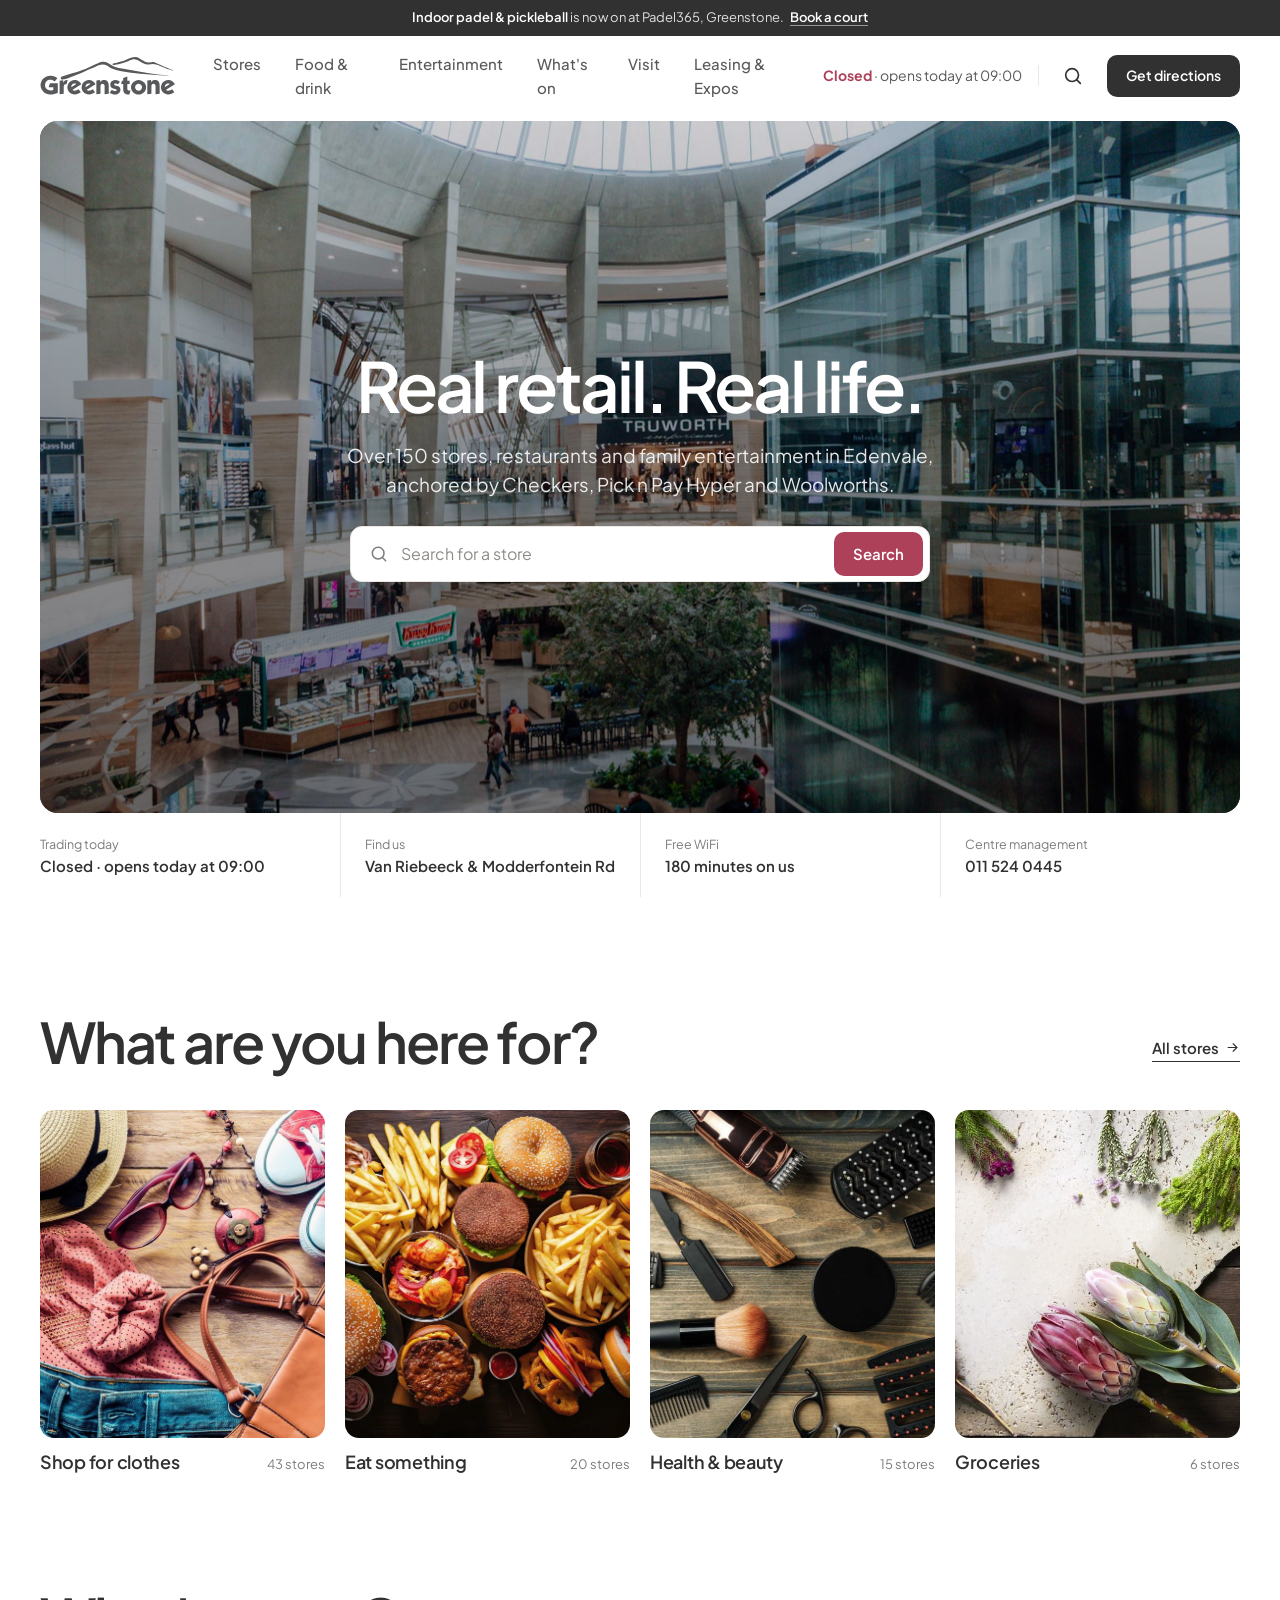
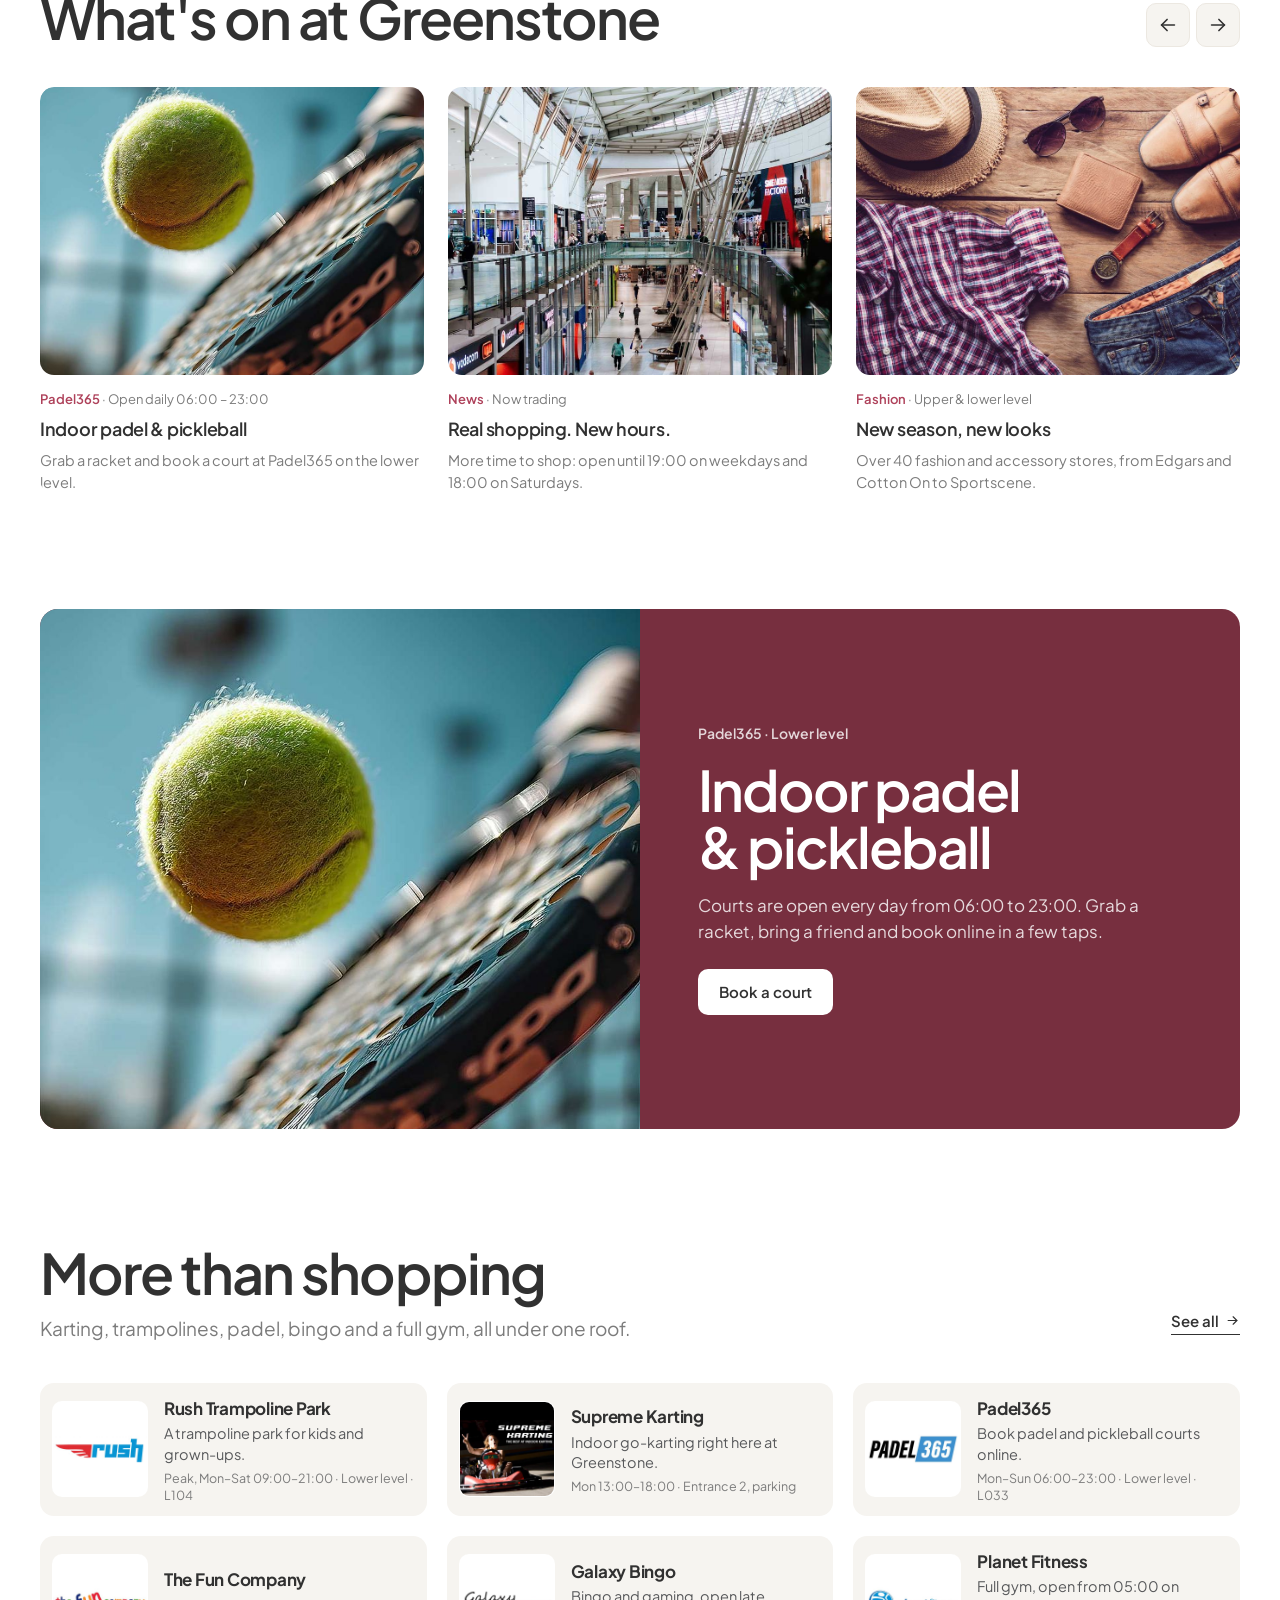
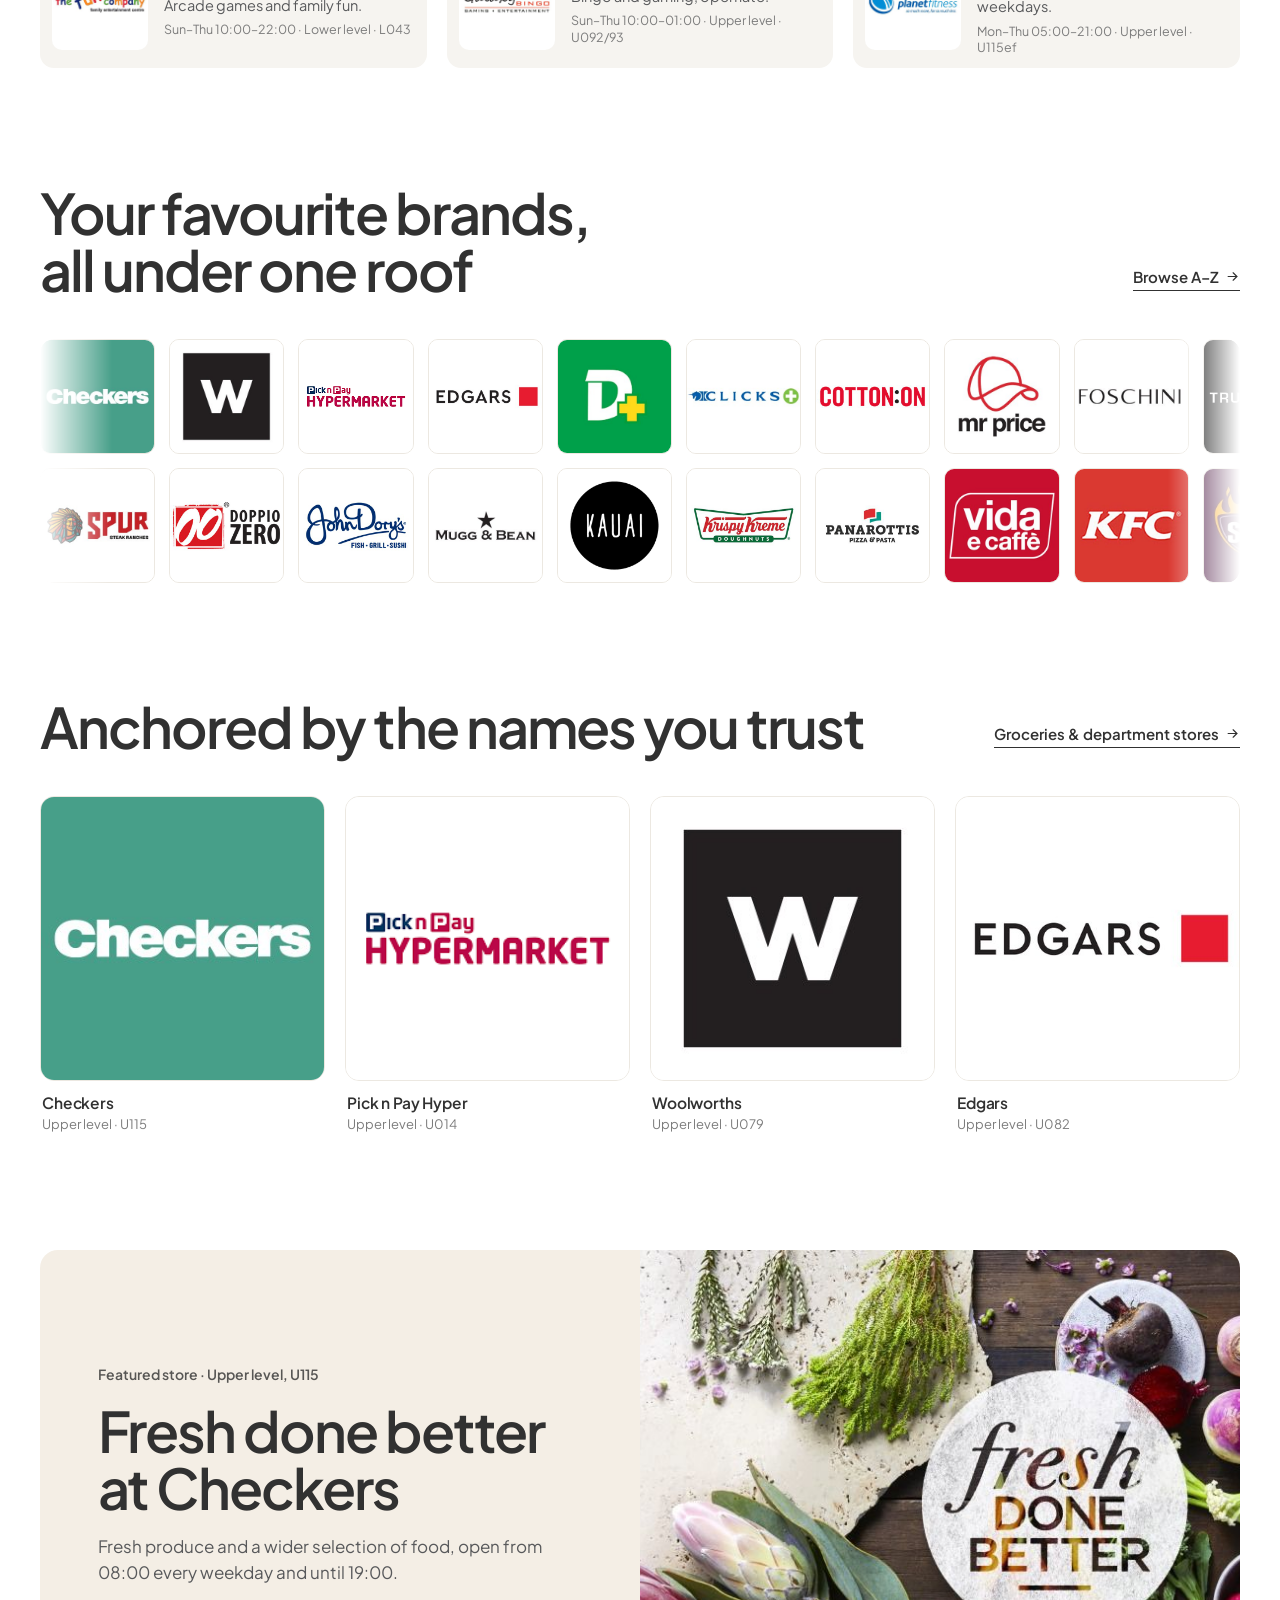
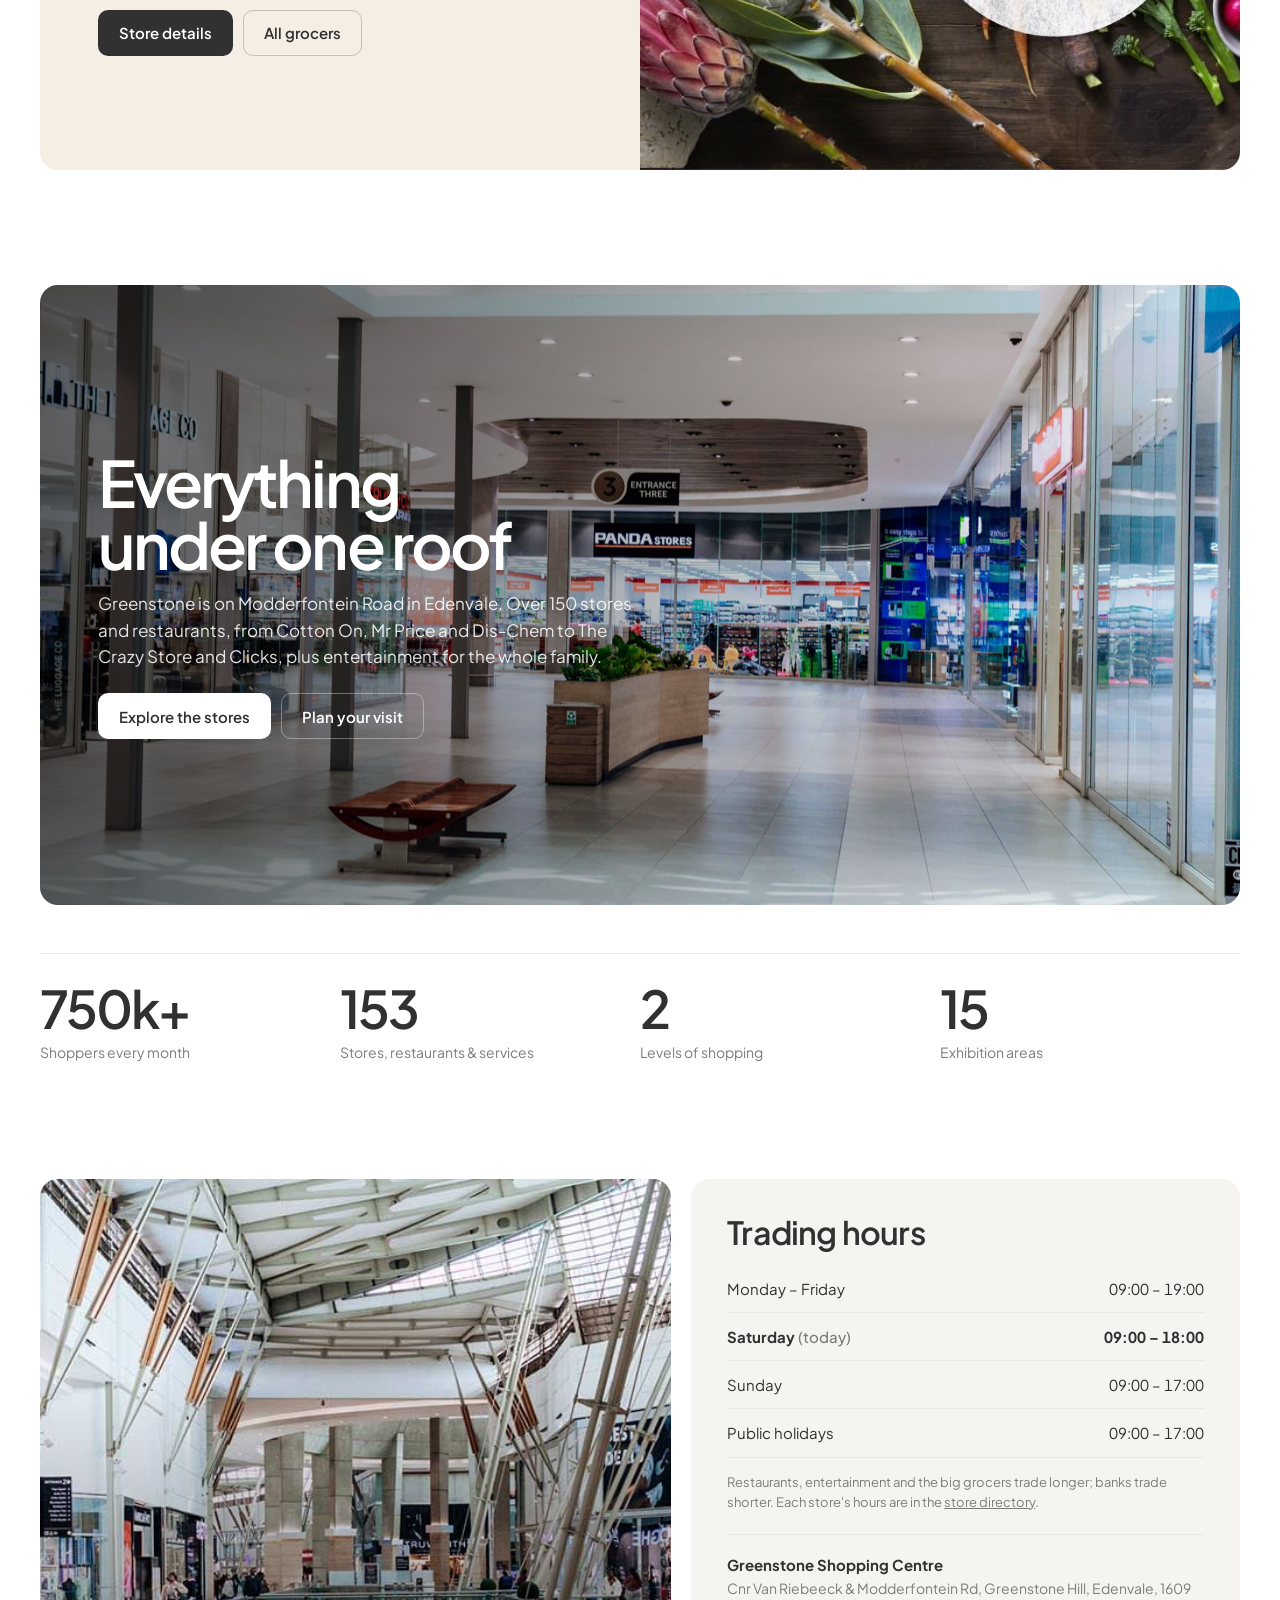
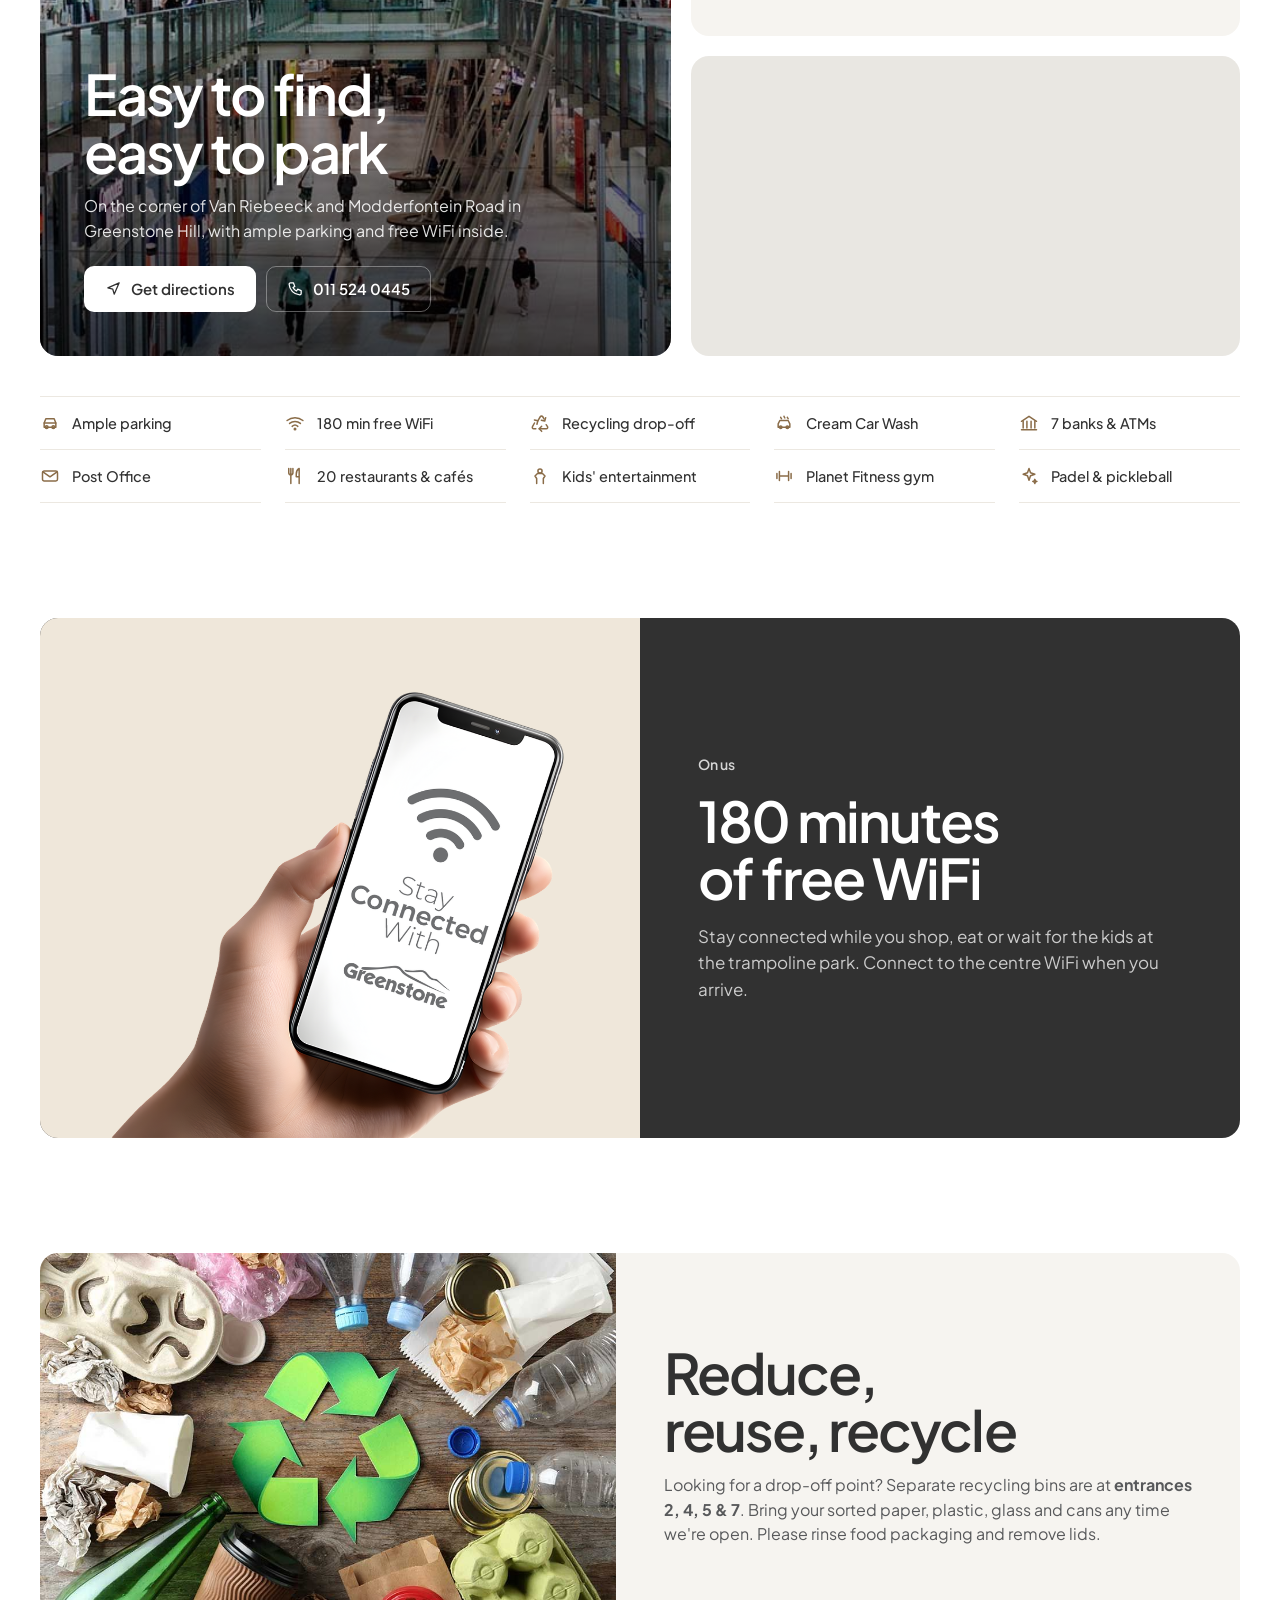
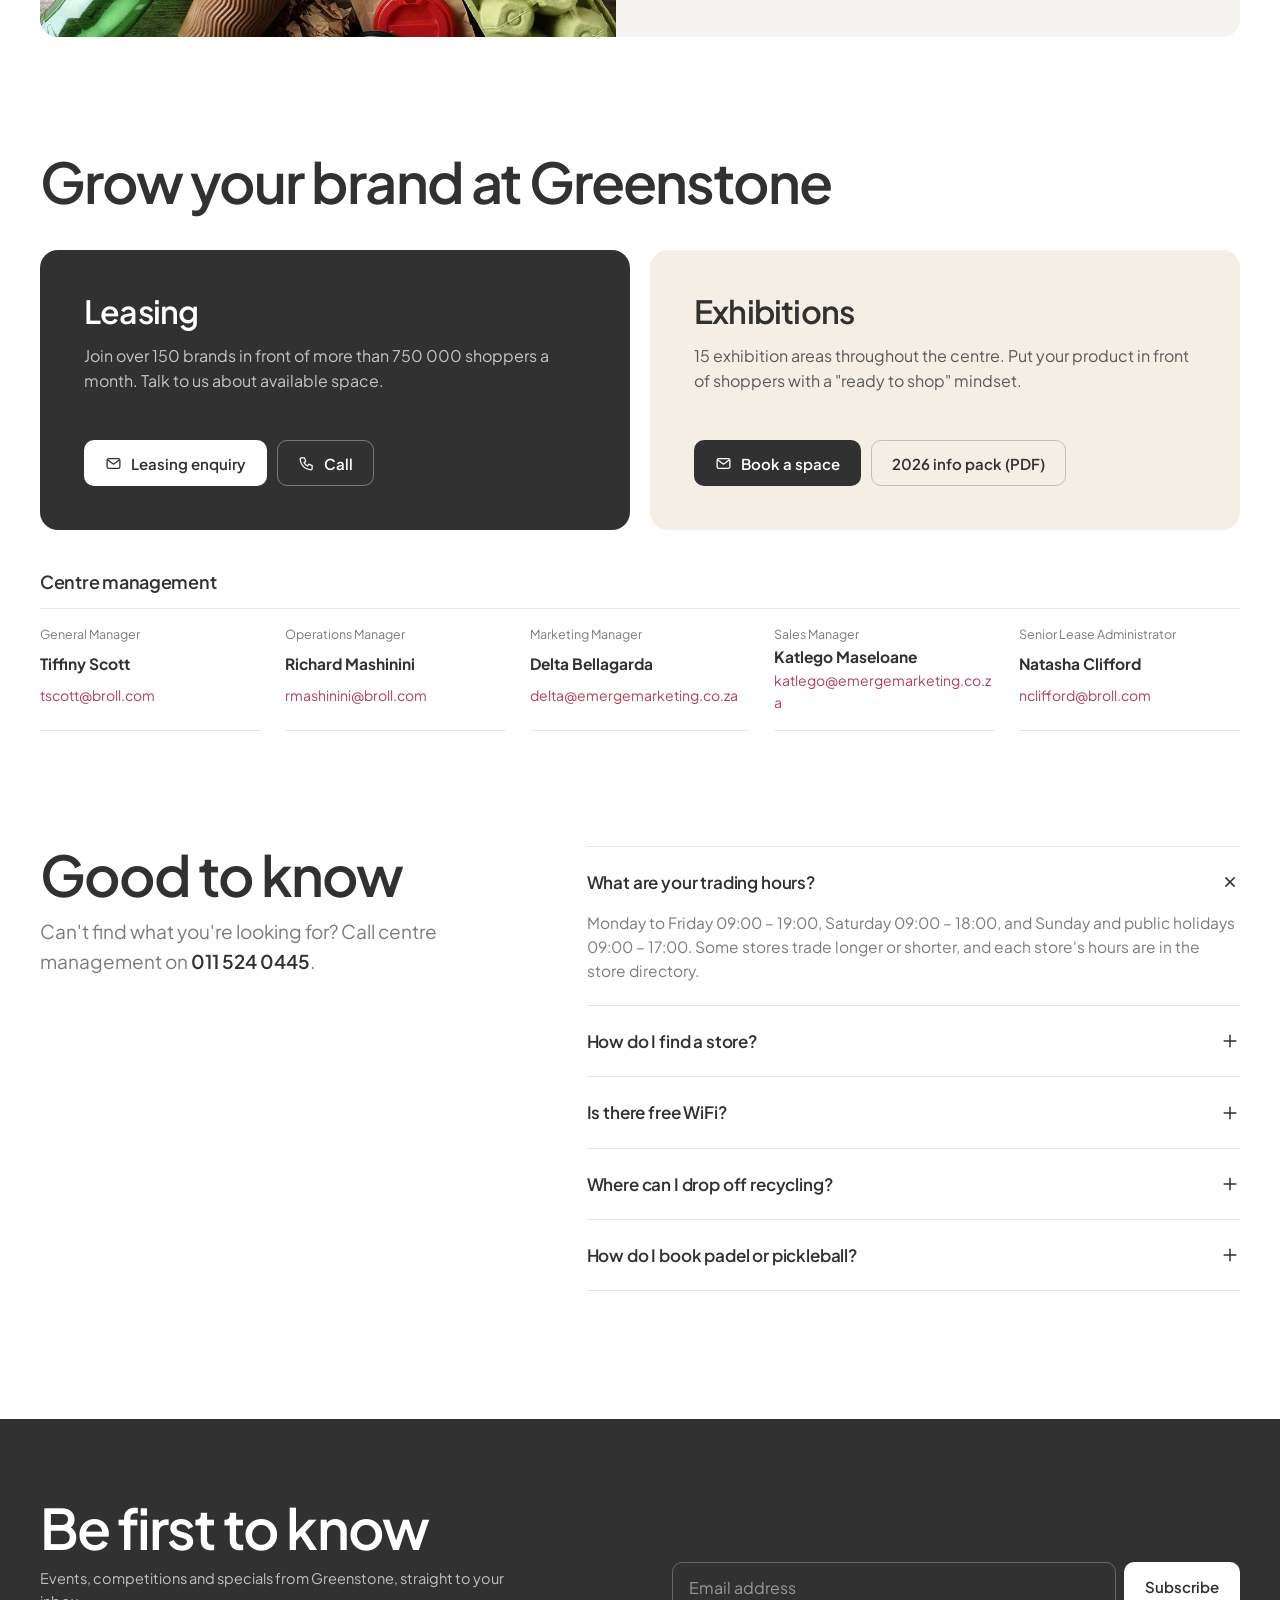
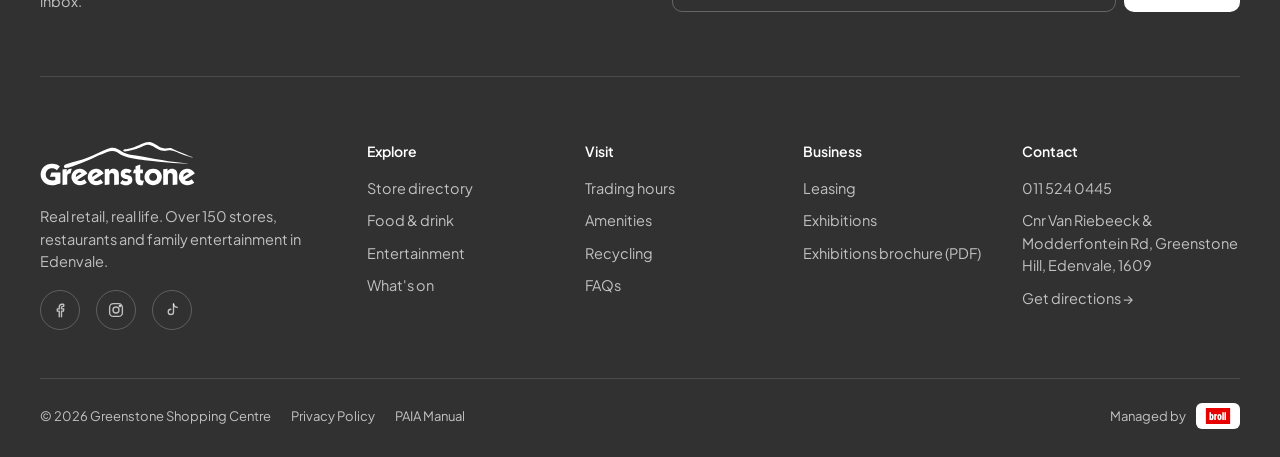
<file: index.html>
<!doctype html>
<html lang="en-ZA">
<head>
<meta charset="utf-8">
<meta name="viewport" content="width=device-width, initial-scale=1, viewport-fit=cover">
<title>Greenstone Shopping Centre | Real retail, real life in Edenvale</title>
<meta name="description" content="Greenstone Shopping Centre in Edenvale: over 150 stores, restaurants and family entertainment, anchored by Checkers, Pick n Pay Hyper and Woolworths. Trading hours, store directory and what's on.">
<meta name="theme-color" content="#FFFFFF">
<meta property="og:type" content="website">
<meta property="og:site_name" content="Greenstone Shopping Centre">
<meta property="og:title" content="Greenstone Shopping Centre | Real retail, real life">
<meta property="og:description" content="Over 150 stores, restaurants and family entertainment in Edenvale. Trading hours, store directory and what's on.">
<meta property="og:url" content="https://conversionadvantage00.github.io/mockup/">
<meta property="og:image" content="https://conversionadvantage00.github.io/mockup/assets/og-image.jpg">
<meta property="og:image:width" content="1200">
<meta property="og:image:height" content="630">
<meta property="og:image:alt" content="Greenstone Shopping Centre atrium with the Greenstone logo">
<meta name="twitter:card" content="summary_large_image">
<link rel="icon" href="assets/brand/greenstone-logo.svg">
<link rel="preconnect" href="https://fonts.googleapis.com">
<link rel="preconnect" href="https://fonts.gstatic.com" crossorigin>
<link href="https://fonts.googleapis.com/css2?family=Plus+Jakarta+Sans:wght@400;500;600;700&display=swap" rel="stylesheet">
<link rel="stylesheet" href="css/style.css">
<script>document.documentElement.classList.add("js");setTimeout(function(){document.documentElement.classList.add("ready")},1500)</script>
</head>
<body data-page="home">

<main>
  <!-- HERO ---------------------------------------------------------------->
  <section class="hero">
    <div class="wrap">
      <div class="hero-media">
        <picture>
          <img src="assets/img/hero-atrium.jpg" alt="Inside Greenstone Shopping Centre's double-volume atrium" fetchpriority="high" style="object-position:50% 45%">
        </picture>
        <div class="hero-copy">
          <h1 class="h-display">Real retail. Real&nbsp;life.</h1>
          <div class="side">
            <p class="lead">Over 150 stores, restaurants and family entertainment in Edenvale, anchored by Checkers, Pick n Pay Hyper and Woolworths.</p>
            <div class="hero-search">
              <label class="search-field">
                <i data-i="search"></i>
                <input type="search" placeholder="Search for a store" data-store-search autocomplete="off" aria-label="Search stores">
                <button class="btn btn-red" type="button" data-search-go>Search</button>
              </label>
              <div class="results" role="listbox"></div>
            </div>
          </div>
        </div>
      </div>

      <div class="info-row">
        <a href="#visit"><small>Trading today</small><b data-status>Open until 19:00 today</b></a>
        <a href="https://www.google.com/maps/dir/?api=1&destination=Greenstone+Shopping+Centre+Edenvale" target="_blank" rel="noopener"><small>Find us</small><b>Van Riebeeck &amp; Modderfontein Rd</b></a>
        <a href="#amenities"><small>Free WiFi</small><b>180 minutes on us</b></a>
        <a href="tel:+27115240445"><small>Centre management</small><b>011 524 0445</b></a>
      </div>
    </div>
  </section>

  <!-- INTENT TILES -------------------------------------------------------->
  <section class="section">
    <div class="wrap">
      <div class="sec-head reveal">
        <h2 class="h-1">What are you here for?</h2>
        <a class="link-arrow" href="stores.html">All stores <i data-i="arrow"></i></a>
      </div>
      <div class="tiles">
        <a class="tile reveal" href="stores.html?cat=Fashion%20%26%20Accessories">
          <div class="img"><img src="assets/img/lifestyle-fashion.jpg" alt="" loading="lazy"></div>
          <div class="body"><h3 class="h-3">Shop for clothes</h3><span class="count" data-count="Fashion & Accessories"></span></div>
        </a>
        <a class="tile reveal" href="stores.html?cat=Food%20%26%20Drink">
          <div class="img"><img src="assets/img/lifestyle-food.jpg" alt="" loading="lazy"></div>
          <div class="body"><h3 class="h-3">Eat something</h3><span class="count" data-count="Food & Drink"></span></div>
        </a>
        <a class="tile reveal" href="stores.html?cat=Health%20%26%20Beauty">
          <div class="img"><img src="assets/img/lifestyle-grooming.jpg" alt="" loading="lazy"></div>
          <div class="body"><h3 class="h-3">Health &amp; beauty</h3><span class="count" data-count="Health & Beauty"></span></div>
        </a>
        <a class="tile reveal" href="stores.html?cat=Department%20%26%20Grocery">
          <div class="img"><img src="assets/img/checkers-fresh.jpg" alt="" loading="lazy" style="object-position:0% 50%"></div>
          <div class="body"><h3 class="h-3">Groceries</h3><span class="count" data-count="Department & Grocery"></span></div>
        </a>
      </div>
    </div>
  </section>

  <!-- WHAT'S ON ----------------------------------------------------------->
  <section class="section" id="whats-on">
    <div class="wrap">
      <div class="sec-head reveal">
        <h2 class="h-1">What's on at Greenstone</h2>
        <div class="rail-nav">
          <button class="icon-btn" data-rail="-1" aria-label="Previous"><i data-i="arrowL"></i></button>
          <button class="icon-btn" data-rail="1" aria-label="Next"><i data-i="arrow"></i></button>
        </div>
      </div>
      <div class="rail" id="eventsRail"></div>
    </div>
  </section>

  <!-- BANNER: PADEL --------------------------------------------------->
  <section class="section">
    <div class="wrap">
      <div class="split raspberry reveal">
        <div class="media"><img src="assets/img/padel.jpg" alt="Padel racket hitting a ball" loading="lazy" style="object-position:50% 35%"></div>
        <div class="copy">
          <span class="kicker">Padel365 · Lower level</span>
          <h2 class="h-1">Indoor padel &amp; pickleball</h2>
          <p>Courts are open every day from 06:00 to 23:00. Grab a racket, bring a friend and book online in a few taps.</p>
          <div class="btns"><a class="btn btn-white" href="https://playtomic.com/clubs/padel-365-greenstone" target="_blank" rel="noopener">Book a court</a></div>
        </div>
      </div>
    </div>
  </section>

  <!-- ENTERTAINMENT ------------------------------------------------------->
  <section class="section" id="play">
    <div class="wrap">
      <div class="sec-head reveal">
        <div><h2 class="h-1">More than shopping</h2><p class="lead">Karting, trampolines, padel, bingo and a full gym, all under one roof.</p></div>
        <a class="link-arrow" href="stores.html?cat=Entertainment%20%26%20Fitness">See all <i data-i="arrow"></i></a>
      </div>
      <div class="play-grid" id="playGrid"></div>
    </div>
  </section>

  <!-- BRANDS -------------------------------------------------------------->
  <section class="section">
    <div class="wrap">
      <div class="sec-head reveal">
        <h2 class="h-1">Your favourite brands,<br>all under one roof</h2>
        <a class="link-arrow" href="stores.html">Browse A–Z <i data-i="arrow"></i></a>
      </div>
      <div class="brands reveal">
        <div class="brands-track" id="brandsA"></div>
        <div class="brands-track rev" id="brandsB"></div>
      </div>
    </div>
  </section>

  <!-- ANCHORS ------------------------------------------------------------->
  <section class="section">
    <div class="wrap">
      <div class="sec-head reveal">
        <h2 class="h-1">Anchored by the names you trust</h2>
        <a class="link-arrow" href="stores.html?cat=Department%20%26%20Grocery">Groceries &amp; department stores <i data-i="arrow"></i></a>
      </div>
      <div class="store-grid" id="featured"></div>
    </div>
  </section>

  <!-- BANNER: CHECKERS ------------------------------------------------->
  <section class="section">
    <div class="wrap">
      <div class="split tan rev reveal">
        <div class="media"><img src="assets/img/checkers-fresh.jpg" alt="Fresh produce at Checkers" loading="lazy" style="object-position:30% 50%"></div>
        <div class="copy">
          <span class="kicker">Featured store · Upper level, U115</span>
          <h2 class="h-1">Fresh done better at Checkers</h2>
          <p>Fresh produce and a wider selection of food, open from 08:00 every weekday and until 19:00.</p>
          <div class="btns"><a class="btn btn-ink" href="stores.html?q=checkers">Store details</a><a class="btn btn-line" href="stores.html?cat=Department%20%26%20Grocery">All grocers</a></div>
        </div>
      </div>
    </div>
  </section>

  <!-- BANNER: STORY + STATS ----------------------------------------------->
  <section class="section">
    <div class="wrap">
      <div class="banner reveal">
        <img src="assets/img/banner-walkway.jpg" alt="Upper level walkway at Greenstone Shopping Centre" loading="lazy">
        <h2 class="h-display">Everything under one roof</h2>
        <p>Greenstone is on Modderfontein Road in Edenvale. Over 150 stores and restaurants, from Cotton On, Mr Price and Dis-Chem to The Crazy Store and Clicks, plus entertainment for the whole family.</p>
        <div class="btns"><a class="btn btn-white" href="stores.html">Explore the stores</a><a class="btn btn-ghost-w" href="#visit">Plan your visit</a></div>
      </div>
      <div class="stats reveal">
        <div class="stat"><div class="n">750k+</div><div class="l">Shoppers every month</div></div>
        <div class="stat"><div class="n" data-total>153</div><div class="l">Stores, restaurants &amp; services</div></div>
        <div class="stat"><div class="n">2</div><div class="l">Levels of shopping</div></div>
        <div class="stat"><div class="n">15</div><div class="l">Exhibition areas</div></div>
      </div>
    </div>
  </section>

  <!-- VISIT --------------------------------------------------------------->
  <section class="section" id="visit">
    <div class="wrap">
      <div class="visit">
        <div class="visit-hero reveal">
          <img src="assets/img/interior-levels.jpg" alt="Both levels of Greenstone Shopping Centre" loading="lazy">
          <h2 class="h-1">Easy to find,<br>easy to park</h2>
          <p>On the corner of Van Riebeeck and Modderfontein Road in Greenstone Hill, with ample parking and free WiFi inside.</p>
          <div class="btns">
            <a class="btn btn-white" href="https://www.google.com/maps/dir/?api=1&destination=Greenstone+Shopping+Centre+Edenvale" target="_blank" rel="noopener"><i data-i="nav"></i>Get directions</a>
            <a class="btn btn-ghost-w" href="tel:+27115240445"><i data-i="phone"></i>011 524 0445</a>
          </div>
        </div>
        <div class="visit-card reveal">
          <h3 class="h-2">Trading hours</h3>
          <table class="hours" id="hoursTable">
            <tr data-days="1,2,3,4,5"><td>Monday – Friday</td><td>09:00 – 19:00</td></tr>
            <tr data-days="6"><td>Saturday</td><td>09:00 – 18:00</td></tr>
            <tr data-days="0"><td>Sunday</td><td>09:00 – 17:00</td></tr>
            <tr><td>Public holidays</td><td>09:00 – 17:00</td></tr>
          </table>
          <p class="hours-note">Restaurants, entertainment and the big grocers trade longer; banks trade shorter. Each store's hours are in the <a href="stores.html" style="text-decoration:underline">store directory</a>.</p>
          <div class="addr"><b>Greenstone Shopping Centre</b><span>Cnr Van Riebeeck &amp; Modderfontein Rd, Greenstone Hill, Edenvale, 1609</span></div>
        </div>
        <div class="map reveal">
          <iframe title="Map of Greenstone Shopping Centre" loading="lazy" referrerpolicy="no-referrer-when-downgrade" src="https://www.google.com/maps?q=Greenstone+Shopping+Centre,+Edenvale&amp;output=embed"></iframe>
        </div>
      </div>

      <div class="amenities reveal" id="amenities">
        <div class="amenity"><i data-i="car"></i>Ample parking</div>
        <div class="amenity"><i data-i="wifi"></i>180 min free WiFi</div>
        <div class="amenity"><i data-i="recycle"></i>Recycling drop-off</div>
        <div class="amenity"><i data-i="wash"></i>Cream Car Wash</div>
        <div class="amenity"><i data-i="bank"></i>7 banks &amp; ATMs</div>
        <div class="amenity"><i data-i="post"></i>Post Office</div>
        <div class="amenity"><i data-i="food"></i>20 restaurants &amp; cafés</div>
        <div class="amenity"><i data-i="kids"></i>Kids' entertainment</div>
        <div class="amenity"><i data-i="gym"></i>Planet Fitness gym</div>
        <div class="amenity"><i data-i="spark"></i>Padel &amp; pickleball</div>
      </div>
    </div>
  </section>

  <!-- BANNER: WIFI ----------------------------------------------------->
  <section class="section">
    <div class="wrap">
      <div class="split charcoal wifi reveal">
        <div class="media"><img src="assets/img/wifi-phone.png" alt="Phone showing Greenstone free WiFi" loading="lazy"></div>
        <div class="copy">
          <span class="kicker">On us</span>
          <h2 class="h-1">180 minutes of free WiFi</h2>
          <p>Stay connected while you shop, eat or wait for the kids at the trampoline park. Connect to the centre WiFi when you arrive.</p>
        </div>
      </div>
    </div>
  </section>

  <!-- RECYCLE ------------------------------------------------------------->
  <section class="section" id="recycle">
    <div class="wrap">
      <div class="recycle reveal">
        <img src="assets/img/recycling.jpg" alt="Sorted recycling: paper, plastic, glass and cans" loading="lazy">
        <div>
          <h2 class="h-1">Reduce, reuse, recycle</h2>
          <p>Looking for a drop-off point? Separate recycling bins are at <b>entrances 2, 4, 5 &amp; 7</b>. Bring your sorted paper, plastic, glass and cans any time we're open. Please rinse food packaging and remove lids.</p>
        </div>
      </div>
    </div>
  </section>

  <!-- BUSINESS ------------------------------------------------------------>
  <section class="section" id="business">
    <div class="wrap">
      <div class="sec-head reveal"><h2 class="h-1">Grow your brand at Greenstone</h2></div>
      <div class="biz">
        <div class="biz-card lease reveal">
          <h3 class="h-2">Leasing</h3>
          <p>Join over 150 brands in front of more than 750 000 shoppers a month. Talk to us about available space.</p>
          <div class="contact">
            <a class="btn btn-white" href="mailto:nclifford@broll.com"><i data-i="mail"></i>Leasing enquiry</a>
            <a class="btn btn-ghost-w" href="tel:+27115240445"><i data-i="phone"></i>Call</a>
          </div>
        </div>
        <div class="biz-card expo reveal">
          <h3 class="h-2">Exhibitions</h3>
          <p>15 exhibition areas throughout the centre. Put your product in front of shoppers with a "ready to shop" mindset.</p>
          <div class="contact">
            <a class="btn btn-ink" href="mailto:katlego@emergemarketing.co.za"><i data-i="mail"></i>Book a space</a>
            <a class="btn btn-line" href="assets/docs/exhibitions-brochure-2026.pdf" target="_blank" rel="noopener">2026 info pack (PDF)</a>
          </div>
        </div>
      </div>
      <div class="team reveal">
        <h3 class="h-3">Centre management</h3>
        <div class="team-grid">
          <a href="mailto:tscott@broll.com"><small>General Manager</small><b>Tiffiny Scott</b><span>tscott@broll.com</span></a>
          <a href="mailto:rmashinini@broll.com"><small>Operations Manager</small><b>Richard Mashinini</b><span>rmashinini@broll.com</span></a>
          <a href="mailto:delta@emergemarketing.co.za"><small>Marketing Manager</small><b>Delta Bellagarda</b><span>delta@emergemarketing.co.za</span></a>
          <a href="mailto:katlego@emergemarketing.co.za"><small>Sales Manager</small><b>Katlego Maseloane</b><span>katlego@emergemarketing.co.za</span></a>
          <a href="mailto:nclifford@broll.com"><small>Senior Lease Administrator</small><b>Natasha Clifford</b><span>nclifford@broll.com</span></a>
        </div>
      </div>
    </div>
  </section>

  <!-- FAQ ----------------------------------------------------------------->
  <section class="section" id="faq">
    <div class="wrap faq-wrap">
      <div class="reveal" style="display:flex;flex-direction:column;gap:14px">
        <h2 class="h-1">Good to know</h2>
        <p class="lead">Can't find what you're looking for? Call centre management on <a href="tel:+27115240445" style="color:var(--ink);font-weight:600">011 524 0445</a>.</p>
      </div>
      <div class="faq reveal">
        <details open><summary>What are your trading hours?<i data-i="plus"></i></summary><p>Monday to Friday 09:00 – 19:00, Saturday 09:00 – 18:00, and Sunday and public holidays 09:00 – 17:00. Some stores trade longer or shorter, and each store's hours are in the store directory.</p></details>
        <details><summary>How do I find a store?<i data-i="plus"></i></summary><p>Use the store search. Every listing shows the shop number and level: numbers starting with U are on the upper level, and numbers starting with L are on the lower level.</p></details>
        <details><summary>Is there free WiFi?<i data-i="plus"></i></summary><p>Yes. Every visitor gets 180 minutes of free WiFi throughout the centre.</p></details>
        <details><summary>Where can I drop off recycling?<i data-i="plus"></i></summary><p>Separate recycling bins are at entrances 2, 4, 5 and 7 for paper, plastic, glass and cans. Please rinse packaging and remove lids.</p></details>
        <details><summary>How do I book padel or pickleball?<i data-i="plus"></i></summary><p>Courts at Padel365 are open daily from 06:00 to 23:00 and can be booked online through <a href="https://playtomic.com/clubs/padel-365-greenstone" target="_blank" rel="noopener" style="text-decoration:underline">Playtomic</a>.</p></details>
      </div>
    </div>
  </section>
</main>

<script src="js/data.js"></script>
<script>
/* What's on: sample content for the mockup (mix of real info + placeholders) */
window.GA_EVENTS = [
  { tag: 'Padel365', title: 'Indoor padel & pickleball', date: 'Open daily 06:00 – 23:00', text: 'Grab a racket and book a court at Padel365 on the lower level.', img: 'assets/img/padel.jpg', href: 'https://playtomic.com/clubs/padel-365-greenstone' },
  { tag: 'News', title: 'Real shopping. New hours.', date: 'Now trading', text: 'More time to shop: open until 19:00 on weekdays and 18:00 on Saturdays.', img: 'assets/img/interior-levels.jpg', href: '#visit' },
  { tag: 'Fashion', title: 'New season, new looks', date: 'Upper & lower level', text: 'Over 40 fashion and accessory stores, from Edgars and Cotton On to Sportscene.', img: 'assets/img/lifestyle-mens.jpg', href: 'stores.html?cat=Fashion%20%26%20Accessories' },
  { tag: 'Festive season', title: 'Your one-stop festive shop', date: 'December', text: 'Gifts, décor and treats from over 150 stores, all under one roof.', img: 'assets/img/hero-atrium.jpg', href: '#' },
  { tag: 'Community', title: 'Recycle at Greenstone', date: 'Entrances 2, 4, 5 & 7', text: 'Drop off sorted paper, plastic, glass and cans whenever we are open.', img: 'assets/img/recycling.jpg', href: '#recycle' },
];
</script>
<script src="js/main.js"></script>
<script>
(function () {
  const S = window.GA_STORES, I = window.GA_ICON, st = window.GA_STATUS();
  const by = n => S.find(s => s.name === n);
  const pick = names => names.map(by).filter(Boolean);
  const logo = s => s.logo ? `<img src="${s.logo}" alt="${s.name}" loading="lazy">` : `<span class="no-logo">${s.name}</span>`;
  const where = s => /^ent/i.test(s.shop) ? 'Entrance ' + s.shop.replace(/\D/g, '') + ', parking' : [s.level, s.shop].filter(Boolean).join(' · ');
  document.querySelectorAll('[data-count]').forEach(el => { el.textContent = S.filter(s => s.cat === el.dataset.count).length + ' stores'; });
  document.querySelectorAll('[data-total]').forEach(el => el.textContent = S.length);

  // events
  const rail = document.getElementById('eventsRail');
  rail.innerHTML = GA_EVENTS.map(e => `
    <a class="event" href="${e.href}"${/^http/.test(e.href) ? ' target="_blank" rel="noopener"' : ''}>
      <div class="img"><img src="${e.img}" alt="" loading="lazy"></div>
      <span class="kicker"><b>${e.tag}</b> · ${e.date}</span>
      <h3 class="h-3">${e.title}</h3>
      <p>${e.text}</p>
    </a>`).join('');
  document.querySelectorAll('[data-rail]').forEach(b => b.addEventListener('click', () => { const c = rail.firstElementChild, gap = parseFloat(getComputedStyle(rail).columnGap) || 0; rail.scrollBy({ left: +b.dataset.rail * (c.offsetWidth + gap), behavior: 'smooth' }); }));

  // entertainment
  const play = [
    ['Rush Trampoline Park', 'A trampoline park for kids and grown-ups.'],
    ['Supreme Karting', 'Indoor go-karting right here at Greenstone.'],
    ['Padel365', 'Book padel and pickleball courts online.'],
    ['The Fun Company', 'Arcade games and family fun.'],
    ['Galaxy Bingo', 'Bingo and gaming, open late.'],
    ['Planet Fitness', 'Full gym, open from 05:00 on weekdays.'],
  ];
  document.getElementById('playGrid').innerHTML = play.map(([n, d]) => { const s = by(n); if (!s) return '';
    const h = (s.hours || '').split(';')[0];
    return `<a class="play reveal in" href="stores.html?store=${s.id}">
      <div class="logo-tile">${logo(s)}</div>
      <div><b>${s.name}</b><p>${d}</p><small>${h ? h + ' · ' : ''}${where(s)}</small></div>
    </a>`; }).join('');

  // brand marquee: two rows, opposite directions
  const rowA = pick(['Checkers','Woolworths','Pick n Pay Hyper','Edgars','Dis-Chem','Clicks','Cotton On','Mr Price','Foschini','Truworths','Sportscene','Cape Union Mart','Pandora','Skechers','Typo','The Body Shop','Exclusive Books','Incredible Connection']);
  const rowB = pick(['Spur','Doppio Zero',"John Dory's",'Mugg & Bean','Kauai','Krispy Kreme','Panarottis','Vida e Café','KFC','Steers','Mr Price Home','Sheet Street','@Home','Toys R Us','The Crazy Store','PEP','Jet','Factorie']);
  const tiles = list => list.map(b => `<a href="stores.html?store=${b.id}" aria-label="${b.name}">${logo(b)}</a>`).join('');
  const dup = html => html + html.replace(/aria-label="/g, 'aria-hidden="true" tabindex="-1" data-x="');
  document.getElementById('brandsA').innerHTML = dup(tiles(rowA));
  document.getElementById('brandsB').innerHTML = dup(tiles(rowB));

  // anchors
  document.getElementById('featured').innerHTML = pick(['Checkers','Pick n Pay Hyper','Woolworths','Edgars']).map(s => `
    <a class="store reveal in" href="stores.html?store=${s.id}">
      <div class="logo-tile">${logo(s)}</div>
      <div class="meta"><b>${s.name}</b><small>${where(s)}</small></div>
    </a>`).join('');

  // today in hours table
  document.querySelectorAll('#hoursTable tr[data-days]').forEach(tr => tr.classList.toggle('today', tr.dataset.days.split(',').map(Number).includes(st.day)));
})();
</script>
</body>
</html>
</file>
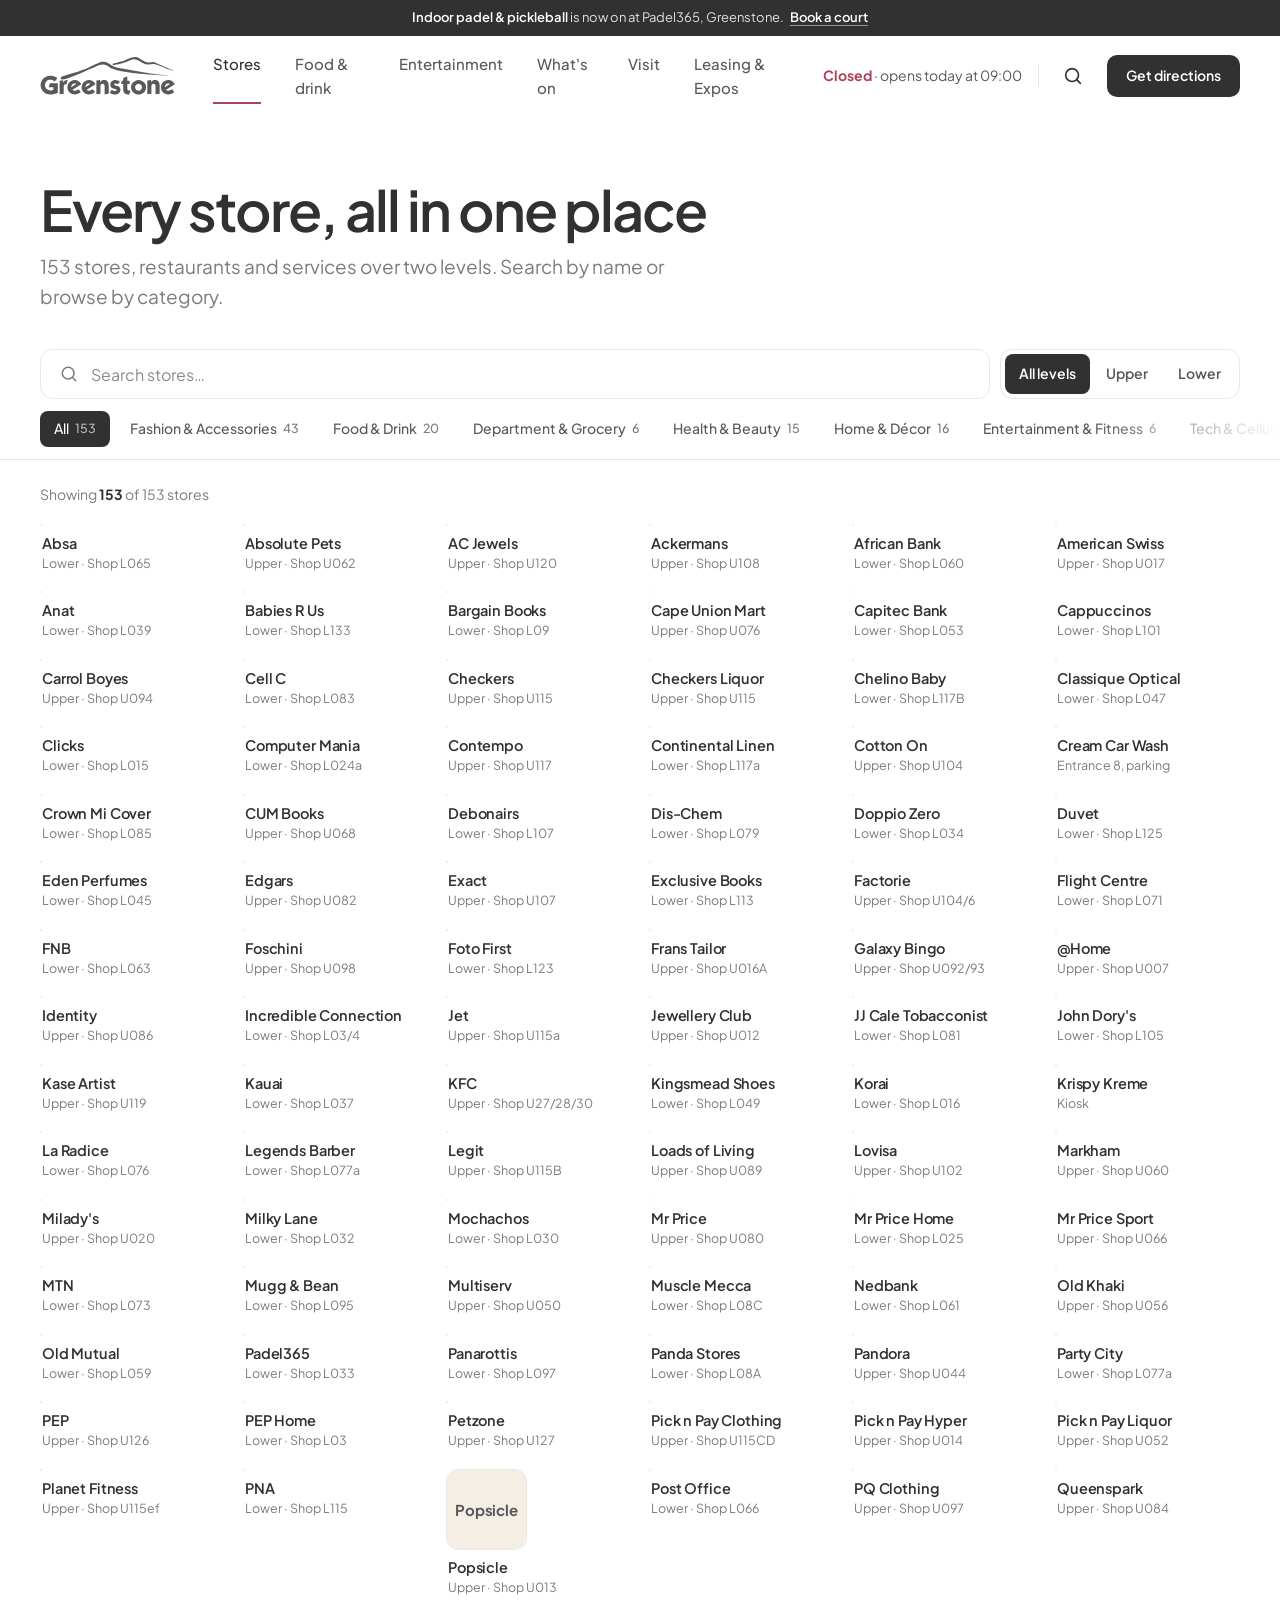
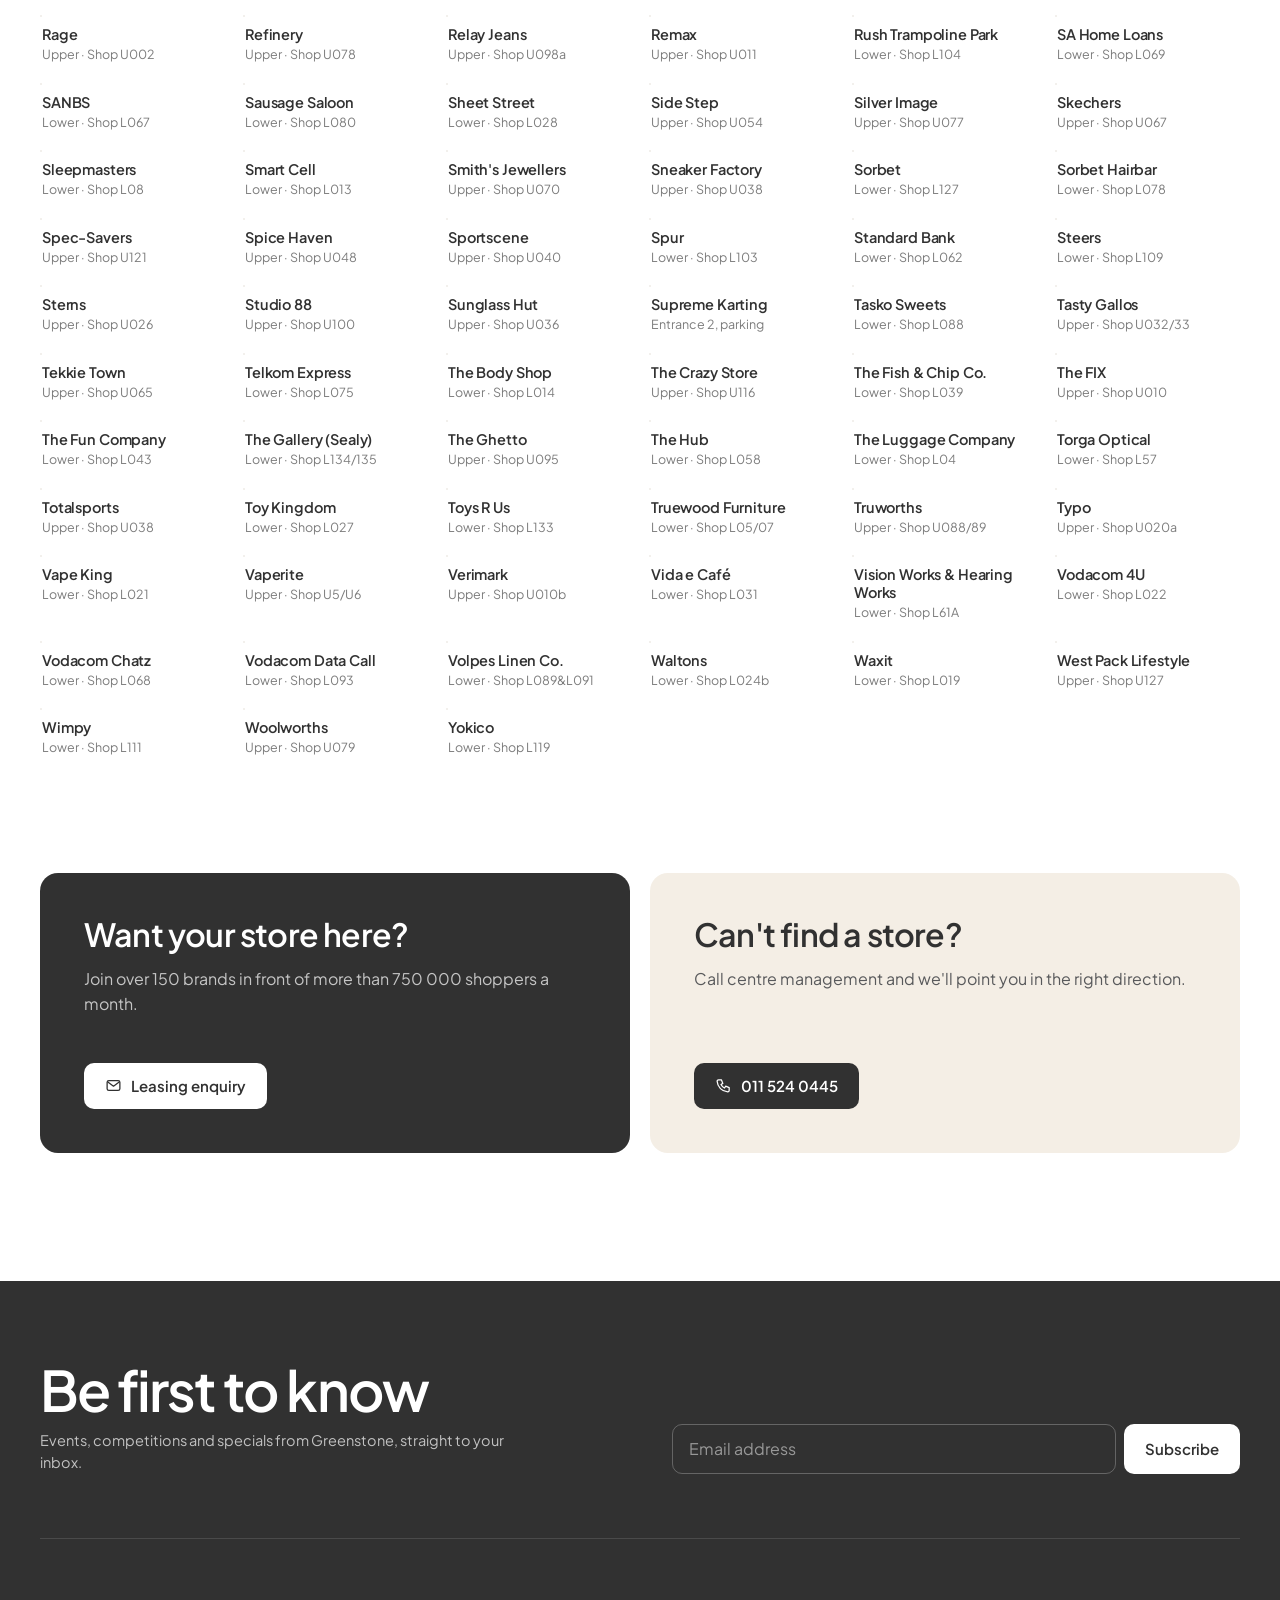
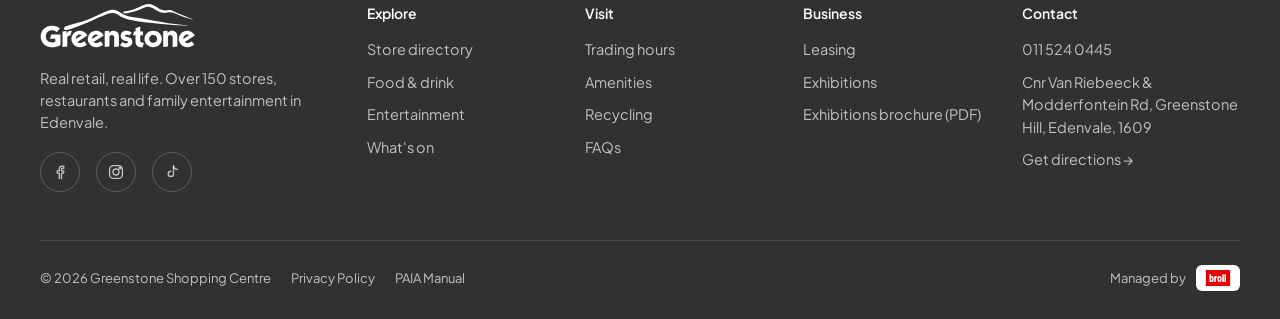
<file: stores.html>
<!doctype html>
<html lang="en-ZA">
<head>
<meta charset="utf-8">
<meta name="viewport" content="width=device-width, initial-scale=1, viewport-fit=cover">
<title>Store Directory | Greenstone Shopping Centre, Edenvale</title>
<meta name="description" content="Find every store, restaurant and service at Greenstone Shopping Centre in Edenvale, with shop numbers, levels, phone numbers and trading hours.">
<meta name="theme-color" content="#FFFFFF">
<meta property="og:type" content="website">
<meta property="og:site_name" content="Greenstone Shopping Centre">
<meta property="og:title" content="Store Directory | Greenstone Shopping Centre">
<meta property="og:description" content="Find every store at Greenstone: shop numbers, levels, phone numbers and trading hours.">
<meta property="og:url" content="https://conversionadvantage00.github.io/mockup/stores.html">
<meta property="og:image" content="https://conversionadvantage00.github.io/mockup/assets/og-image.jpg">
<meta property="og:image:width" content="1200">
<meta property="og:image:height" content="630">
<meta property="og:image:alt" content="Greenstone Shopping Centre atrium with the Greenstone logo">
<meta name="twitter:card" content="summary_large_image">
<link rel="icon" href="assets/brand/greenstone-logo.svg">
<link rel="preconnect" href="https://fonts.googleapis.com">
<link rel="preconnect" href="https://fonts.gstatic.com" crossorigin>
<link href="https://fonts.googleapis.com/css2?family=Plus+Jakarta+Sans:wght@400;500;600;700&display=swap" rel="stylesheet">
<link rel="stylesheet" href="css/style.css">
<script>document.documentElement.classList.add("js");setTimeout(function(){document.documentElement.classList.add("ready")},1500)</script>
</head>
<body data-page="stores">

<main>
  <section class="wrap page-head">
    <h1 class="h-1">Every store, all in one place</h1>
    <p class="lead"><span data-total-count>150+</span> stores, restaurants and services over two levels. Search by name or browse by category.</p>
  </section>

  <div class="dir-bar">
    <div class="wrap">
      <div class="row hero-search" style="max-width:none;margin:0">
        <label class="search-field">
          <i data-i="search"></i>
          <input type="search" id="dirSearch" placeholder="Search stores…" autocomplete="off" aria-label="Search stores">
        </label>
        <div class="seg" id="levelSeg" role="group" aria-label="Filter by level"><button data-level="All" aria-pressed="true">All<span class="lbl-long">&nbsp;levels</span></button><button data-level="Upper level" aria-pressed="false">Upper</button><button data-level="Lower level" aria-pressed="false">Lower</button></div>
      </div>
      <div class="chips" id="chips" role="toolbar" aria-label="Filter by category"></div>
    </div>
  </div>

  <section class="wrap">
    <div class="dir-meta"><span id="dirCount"></span><a href="#" id="clearAll" class="link-arrow" style="display:none">Clear filters</a></div>
    <div class="store-grid dir-grid" id="dirGrid"></div>
  </section>

  <section class="section">
    <div class="wrap">
      <div class="biz">
        <div class="biz-card lease">
          <h3 class="h-2">Want your store here?</h3>
          <p>Join over 150 brands in front of more than 750 000 shoppers a month.</p>
          <div class="contact"><a class="btn btn-white" href="mailto:nclifford@broll.com"><i data-i="mail"></i>Leasing enquiry</a></div>
        </div>
        <div class="biz-card expo">
          <h3 class="h-2">Can't find a store?</h3>
          <p>Call centre management and we'll point you in the right direction.</p>
          <div class="contact"><a class="btn btn-ink" href="tel:+27115240445"><i data-i="phone"></i>011 524 0445</a></div>
        </div>
      </div>
    </div>
  </section>
</main>

<!-- Store detail sheet -->
<div class="sheet" id="sheet" role="dialog" aria-modal="true" aria-labelledby="sheetTitle"></div>

<script src="js/data.js"></script>
<script src="js/main.js"></script>
<script>
(function () {
  const S = GA_STORES, I = GA_ICON, st = GA_STATUS();
  const $ = s => document.querySelector(s);
  const CATS = ['Fashion & Accessories', 'Food & Drink', 'Department & Grocery', 'Health & Beauty', 'Home & Décor', 'Entertainment & Fitness', 'Tech & Cellular', 'Kids, Toys & Pets', 'Books, Gifts & Speciality', 'Banks & Services'];
  const params = new URLSearchParams(location.search);
  const state = { q: params.get('q') || '', cat: params.get('cat') || 'All', level: params.get('level') || 'All' };

  document.querySelectorAll('[data-total-count]').forEach(e => e.textContent = S.length);

  // chips
  const chipDefs = [['All', S.length], ...CATS.map(c => [c, S.filter(s => s.cat === c).length])];
  $('#chips').innerHTML = chipDefs.map(([c, n]) => `<button class="chip" data-cat="${c}" aria-pressed="false">${c}<span>${n}</span></button>`).join('');
  $('#chips').addEventListener('click', e => { const b = e.target.closest('.chip'); if (!b) return; state.cat = b.dataset.cat; render(); b.scrollIntoView({ inline: 'center', block: 'nearest', behavior: 'smooth' }); });

  const inp = $('#dirSearch'); inp.value = state.q;
  inp.addEventListener('input', () => { state.q = inp.value; render(); });
  $('#levelSeg').addEventListener('click', e => { const b = e.target.closest('button'); if (!b) return; state.level = b.dataset.level; render(); });
  $('#clearAll').addEventListener('click', e => { e.preventDefault(); state.q = ''; inp.value = ''; state.cat = 'All'; state.level = 'All'; render(); });

  const shopLabel = s => !s.shop ? 'Ask at info' : /kiosk/i.test(s.shop) ? 'Kiosk' : /^ent/i.test(s.shop) ? 'Entrance ' + s.shop.replace(/\D/g, '') + ', parking' : 'Shop ' + s.shop;
  const lvl = s => s.level === 'Upper level' ? 'Upper' : s.level === 'Lower level' ? 'Lower' : '';
  const logo = s => s.logo ? `<img src="${s.logo}" alt="${s.name}" loading="lazy">` : `<span class="no-logo">${s.name}</span>`;
  const norm = s => s.toLowerCase().normalize('NFD').replace(/[̀-ͯ]/g, '').replace(/[^a-z0-9 ]/g, '');
  const card = s => `
    <button class="store" data-id="${s.id}">
      <div class="logo-tile">${logo(s)}</div>
      <div class="meta"><b>${s.name}</b><small>${[lvl(s), shopLabel(s)].filter(Boolean).join(' · ')}</small></div>
    </button>`;

  function render() {
    document.querySelectorAll('.chip').forEach(c => c.setAttribute('aria-pressed', c.dataset.cat === state.cat));
    document.querySelectorAll('#levelSeg button').forEach(b => b.setAttribute('aria-pressed', b.dataset.level === state.level));
    const q = norm(state.q.trim());
    let list = S.filter(s =>
      (state.cat === 'All' || s.cat === state.cat) &&
      (state.level === 'All' || s.level === state.level) &&
      (!q || norm(s.name).includes(q) || norm(s.cat).includes(q) || norm(s.shop).includes(q)));
    const filtered = state.cat !== 'All' || q || state.level !== 'All';
    $('#clearAll').style.display = filtered ? '' : 'none';
    $('#dirCount').innerHTML = `Showing <b>${list.length}</b> of ${S.length} stores`;
    if (!list.length) { $('#dirGrid').innerHTML = `<div class="no-results"><b>No stores found</b>Try a different name, category or level.</div>`; return; }
    let html = '', letter = '';
    list.forEach(s => {
      html += card(s);
    });
    $('#dirGrid').innerHTML = html;
    const u = new URL(location); ['q', 'cat', 'new', 'store'].forEach(k => u.searchParams.delete(k));
    if (state.q) u.searchParams.set('q', state.q); if (state.cat !== 'All') u.searchParams.set('cat', state.cat); if (state.level !== 'All') u.searchParams.set('level', state.level);
    history.replaceState(null, '', u);
  }

  // detail sheet
  const sheet = $('#sheet'), bd = $('#backdrop');
  function openStore(id) {
    const s = S.find(x => x.id == id); if (!s) return;
    sheet.innerHTML = `
      <div class="grab"></div>
      <button class="icon-btn close" data-close aria-label="Close">${I('x')}</button>
      <div class="s-logo">${s.logo ? `<img src="${s.logo}" alt="${s.name}">` : `<span class="no-logo">${s.name}</span>`}</div>
      <h3 id="sheetTitle">${s.name}</h3>
      <div class="s-sub">${s.cat} · ${[/upper|lower/i.test(s.level) ? s.level : '', shopLabel(s)].filter(Boolean).join(' · ')}</div>
      ${s.hours ? '' : `<div class="s-block"><span class="status">${st.html}</span></div>`}
      ${s.phones.length ? `<div class="s-block"><h4>Call</h4><div class="s-phones">${s.phones.map(p => `<a href="tel:${p.replace(/[^0-9]/g, '').replace(/^0/, '+27')}">${p}${I('phone')}</a>`).join('')}</div></div>` : ''}
      <div class="s-block"><h4>Trading hours</h4>
        ${s.hours ? `<table class="hours" style="margin-top:4px">${s.hours.split(/;\s*/).filter(Boolean).map(h => { const m = h.match(/^(.*?)\s((?:\d|Closed|closed).*)$/); return m ? `<tr><td>${m[1]}</td><td>${m[2]}</td></tr>` : `<tr><td colspan="2" style="text-align:left">${h}</td></tr>`; }).join('')}</table><p class="hours-note">This store trades different hours to the centre.</p>` : `<table class="hours" style="margin-top:4px">
          <tr class="${[1,2,3,4,5].includes(st.day) ? 'today' : ''}"><td>Mon – Fri</td><td>09:00 – 19:00</td></tr>
          <tr class="${st.day === 6 ? 'today' : ''}"><td>Saturday</td><td>09:00 – 18:00</td></tr>
          <tr class="${st.day === 0 ? 'today' : ''}"><td>Sunday &amp; public holidays</td><td>09:00 – 17:00</td></tr>
        </table>`}
      </div>
      <div class="s-actions">
        <a class="btn btn-red" href="${GA_CENTRE.directions}" target="_blank" rel="noopener">${I('nav')}Directions</a>
        <button class="btn btn-line" data-share>Share</button>
      </div>`;
    sheet.classList.add('open'); bd.classList.add('open'); GA_LOCK(true);
    sheet.setAttribute('tabindex', '-1'); sheet.focus({ preventScroll: true });
    sheet.querySelector('[data-share]').addEventListener('click', async () => {
      const url = location.origin + location.pathname + '?store=' + s.id;
      try { if (navigator.share) await navigator.share({ title: s.name + ' at Greenstone', url }); else { await navigator.clipboard.writeText(url); GA_TOAST('Link copied'); } } catch (e) {}
    });
  }
  function closeStore() { sheet.classList.remove('open'); bd.classList.remove('open'); GA_LOCK(false); }
  $('#dirGrid').addEventListener('click', e => { const c = e.target.closest('.store'); if (c) openStore(c.dataset.id); });
  sheet.addEventListener('click', e => { if (e.target.closest('[data-close]')) closeStore(); });
  bd.addEventListener('click', closeStore);
  document.addEventListener('keydown', e => { if (e.key === 'Escape') closeStore(); });
  // swipe down to close (mobile)
  let y0 = null; sheet.addEventListener('touchstart', e => { if (sheet.scrollTop <= 0) y0 = e.touches[0].clientY; }, { passive: true });
  sheet.addEventListener('touchend', e => { if (y0 !== null && e.changedTouches[0].clientY - y0 > 80) closeStore(); y0 = null; });

  render();
  const act = document.querySelector('.chip[aria-pressed="true"]'); if (act && state.cat !== 'All') act.scrollIntoView({ inline: 'center', block: 'nearest' });
  if (params.get('store')) openStore(params.get('store'));
})();
</script>
</body>
</html>
</file>
<file: css/style.css>
/* ==========================================================================
   Greenstone Shopping Centre — website mockup v1 (built on the Greenacres v6 system)
   Light, clean, mobile-first. Brand: logo red + sage + charcoal.
   ========================================================================== */

:root {
  --bg: #FFFFFF;
  --surface: #FFFFFF;
  --ink: #313131;
  --ink-2: #58595B;
  --muted: #7C7C7C;
  --line: #ECE8E1;
  --red: #AE415A;
  --red-dark: #772F3F;
  --sage: #A68661;
  --sage-soft: #F4EEE5;
  --sage-deep: #8A6C48;
  --open: #2C7A4B;

  --r-lg: 18px;
  --r-md: 14px;
  --r-sm: 10px;
  --r-btn: 10px;

  --pad: clamp(16px, 4vw, 40px);
  --max: 1700px;
  --hdr: 64px;
  --shadow: 0 1px 2px rgba(27,26,25,.05), 0 6px 18px rgba(27,26,25,.06);
  --shadow-lg: 0 2px 6px rgba(27,26,25,.06), 0 20px 50px rgba(27,26,25,.12);

  --font: "Plus Jakarta Sans", system-ui, -apple-system, "Segoe UI", sans-serif;
  --ease: cubic-bezier(.2,.7,.2,1);
}
@media (min-width: 1024px) { :root { --hdr: 80px; } }

*, *::before, *::after { box-sizing: border-box; }
html { -webkit-text-size-adjust: 100%; scroll-behavior: smooth; scroll-padding-top: 90px; }
html, body { overflow-x: clip; }
body {
  margin: 0; background: var(--bg); color: var(--ink);
  font-family: var(--font); font-size: 16px; line-height: 1.55;
  -webkit-font-smoothing: antialiased; text-rendering: optimizeLegibility;
}
img { display: block; max-width: 100%; height: auto; }
a { color: inherit; text-decoration: none; }
button, input { font: inherit; color: inherit; }
button { cursor: pointer; background: none; border: 0; padding: 0; }
:focus-visible { outline: 2px solid var(--ink); outline-offset: 3px; border-radius: 4px; }
.sr-only { position: absolute; width: 1px; height: 1px; overflow: hidden; clip: rect(0 0 0 0); white-space: nowrap; }

.wrap { width: 100%; max-width: var(--max); margin: 0 auto; padding: 0 var(--pad); }
.section { padding: clamp(64px, 9vw, 120px) 0 0; }

/* Type ------------------------------------------------------------------- */
.h-display { font-size: clamp(40px, 6.6vw, 92px); line-height: .98; letter-spacing: -.045em; font-weight: 600; margin: 0; text-wrap: balance; }
.h-1 { font-size: clamp(30px, 4.6vw, 56px); line-height: 1.03; letter-spacing: -.035em; font-weight: 600; margin: 0; text-wrap: balance; }
.h-2 { font-size: clamp(24px, 2.8vw, 32px); line-height: 1.12; letter-spacing: -.025em; font-weight: 600; margin: 0; }
.h-3 { font-size: 18px; line-height: 1.3; letter-spacing: -.015em; font-weight: 600; margin: 0; }
.lead { font-size: clamp(16.5px, 1.5vw, 19px); color: var(--muted); max-width: 46ch; margin: 0; text-wrap: pretty; }
.muted { color: var(--muted); }
.red { color: var(--red); }

/* Buttons ---------------------------------------------------------------- */
.btn {
  display: inline-flex; align-items: center; justify-content: center; gap: 9px;
  height: 46px; padding: 0 20px; border-radius: var(--r-btn);
  font-weight: 600; font-size: 15px; white-space: nowrap; border: 1px solid transparent;
  transition: background .2s, color .2s, border-color .2s;
}
.btn svg { width: 17px; height: 17px; flex: none; }
.btn-red { background: var(--red); color: #fff; }
.btn-red:hover { background: var(--red-dark); }
.btn-ink { background: var(--ink); color: #fff; }
.btn-ink:hover { background: #000; }
.btn-line { background: transparent; border-color: rgba(27,26,25,.22); }
.btn-line:hover { border-color: var(--ink); }
.btn-white { background: #fff; color: var(--ink); }
.btn-white:hover { background: #F0EFEC; }
.btn-ghost-w { color: #fff; border-color: rgba(255,255,255,.35); }
.btn-ghost-w:hover { border-color: #fff; }
.link-arrow { display: inline-flex; align-items: center; gap: 6px; font-weight: 600; font-size: 15px; border-bottom: 1px solid currentColor; padding-bottom: 2px; }
.link-arrow svg { width: 15px; height: 15px; transition: transform .2s var(--ease); }
.link-arrow:hover svg { transform: translateX(3px); }

/* Open/closed status (plain text, no pill) ------------------------------- */
.status { font-size: 14px; color: var(--ink-2); white-space: nowrap; }
.status .st { font-weight: 700; }
.status .st.open { color: var(--open); }
.status .st.closed { color: var(--red); }

/* Announcement bar ------------------------------------------------------- */
.announce { background: var(--ink); color: rgba(255,255,255,.85); font-size: 13px; text-align: center; padding: 9px var(--pad); line-height: 1.35; }
.announce strong { color: #fff; font-weight: 600; }
.announce a { color: #fff; font-weight: 600; text-decoration: underline; text-underline-offset: 3px; text-decoration-color: rgba(255,255,255,.5); margin-left: 4px; }

/* Header ----------------------------------------------------------------- */
.header { position: sticky; top: 0; z-index: 50; background: var(--bg); border-bottom: 1px solid transparent; transition: border-color .2s; }
.header.scrolled { border-bottom-color: var(--line); }
.header-in { display: flex; align-items: center; gap: 24px; height: var(--hdr); }
.logo { display: block; flex: none; }
.logo img { height: 44px; width: auto; }
.nav { display: none; gap: 30px; margin: 0 auto; }
.nav a { font-size: 15px; font-weight: 500; color: var(--ink-2); padding: 6px 0; border-bottom: 1.5px solid transparent; transition: border-color .2s, color .2s; }
.nav a:hover { color: var(--ink); border-bottom-color: var(--ink); }
.nav a.active { color: var(--ink); border-bottom-color: var(--red); }
.header-actions { display: flex; align-items: center; gap: 6px; margin-left: auto; }
.header .status { display: none; margin-right: 14px; }
.icon-btn { width: 44px; height: 44px; border-radius: var(--r-btn); display: grid; place-items: center; transition: background .2s; }
.icon-btn:hover { background: rgba(27,26,25,.06); }
.icon-btn svg { width: 22px; height: 22px; }
@media (min-width: 1024px) {
  .nav { display: flex; }
  .menu-btn { display: none; }
  .header .status { display: inline; }
  .logo img { height: 50px; }
}

/* Menu + search overlays ------------------------------------------------- */
.sheet-backdrop { position: fixed; inset: 0; z-index: 90; background: rgba(27,26,25,.45); opacity: 0; pointer-events: none; transition: opacity .3s; }
.menu {
  position: fixed; inset: 0; z-index: 100; background: var(--bg);
  display: flex; flex-direction: column; padding: 0 var(--pad) calc(24px + env(safe-area-inset-bottom));
  opacity: 0; pointer-events: none; transition: opacity .25s; overflow-y: auto;
}
.menu.open { opacity: 1; pointer-events: auto; }
.menu-top { display: flex; align-items: center; justify-content: space-between; height: var(--hdr); flex: none; }
.menu-links { list-style: none; margin: 12px 0 0; padding: 0; }
.menu-links a { display: flex; align-items: center; justify-content: space-between; padding: 15px 0; border-bottom: 1px solid var(--line); font-size: 26px; font-weight: 600; letter-spacing: -.03em; }
.menu-links a svg { width: 20px; height: 20px; color: var(--muted); }
.menu-info { margin-top: 28px; font-size: 15px; display: grid; gap: 4px; }
.menu-info .status { font-size: 15px; }
.menu-actions { display: grid; grid-template-columns: 1fr 1fr; gap: 10px; margin-top: 20px; }
html.locked { overflow: hidden; }

/* Mobile bottom bar (docked) --------------------------------------------- */
.tabbar {
  position: fixed; left: 0; right: 0; bottom: 0; z-index: 40;
  display: grid; grid-template-columns: repeat(4, 1fr);
  background: var(--surface); border-top: 1px solid var(--line);
  padding: 4px 4px calc(4px + env(safe-area-inset-bottom));
  transition: transform .3s var(--ease);
}
.tabbar.hide { transform: translateY(105%); }
.tabbar a { display: flex; flex-direction: column; align-items: center; gap: 2px; padding: 7px 4px; font-size: 11px; font-weight: 600; color: var(--muted); }
.tabbar a svg { width: 22px; height: 22px; }
.tabbar a.active { color: var(--red); }
@media (min-width: 1024px) { .tabbar { display: none; } }
@media (max-width: 1023px) { body { padding-bottom: 64px; } }

/* Hero (image-led, text on image) ---------------------------------------- */
.hero { padding-top: 4px; }
.hero-media {
  position: relative; border-radius: var(--r-lg); overflow: hidden; background: #4a4743; color: #fff;
  height: calc(100svh - var(--hdr) - 168px); min-height: 420px; max-height: 900px;
  display: flex; flex-direction: column; justify-content: flex-end;
}
.hero-media > picture, .hero-media > picture img { position: absolute; inset: 0; width: 100%; height: 100%; }
.hero-media > picture img { object-fit: cover; object-position: 50% 40%; }
.hero-media::after { content: ""; position: absolute; inset: 0; background: linear-gradient(180deg, rgba(0,0,0,0) 30%, rgba(0,0,0,.25) 55%, rgba(0,0,0,.68)); pointer-events: none; }
.hero-copy { position: relative; z-index: 2; padding: 24px 18px 18px; display: grid; gap: 16px; }
.hero-copy .h-display { font-size: clamp(34px, 9.8vw, 56px); }
.hero-copy .lead { color: rgba(255,255,255,.88); }
.hero-search { position: relative; width: 100%; max-width: 520px; }
@media (min-width: 1024px) {
  /* desktop: leave room for announce bar (~36px) + info row (~80px) so the info row is always above the fold */
  .hero-media { height: calc(100svh - var(--hdr) - 128px); min-height: 440px; justify-content: center; }
  .hero-media::after { background: linear-gradient(180deg, rgba(0,0,0,.18), rgba(0,0,0,.42) 50%, rgba(0,0,0,.5)); }
  .hero-copy { padding: 48px; justify-items: center; text-align: center; gap: 22px; }
  .hero-copy .h-display { font-size: clamp(56px, 5.4vw, 96px); max-width: 13ch; }
  .hero-copy .side { display: grid; gap: 26px; justify-items: center; width: 100%; }
  .hero-copy .lead { text-align: center; }
  .hero-search { max-width: 580px; }
  .hero .results { top: calc(100% + 6px); bottom: auto; }
}

.search-field {
  display: flex; align-items: center; gap: 10px; height: 56px; padding: 0 6px 0 18px;
  background: var(--surface); color: var(--ink); border-radius: 12px; border: 1px solid var(--line);
  transition: border-color .2s;
}
.search-field:focus-within { border-color: var(--ink); }
.search-field > svg { width: 20px; height: 20px; color: var(--muted); flex: none; }
.search-field input { flex: 1; min-width: 0; width: 100%; border: 0; outline: 0; background: none; font-size: 16px; height: 100%; }
.search-field input::placeholder { color: #8E8C86; }
.search-field .btn { height: 44px; padding: 0 18px; }
.results {
  position: absolute; top: calc(100% + 6px); left: 0; right: 0; z-index: 20; color: var(--ink);
  background: var(--surface); border-radius: var(--r-md); box-shadow: var(--shadow-lg); padding: 6px;
  text-align: left; max-height: 360px; overflow-y: auto; display: none;
}
.hero .results { top: auto; bottom: calc(100% + 6px); }
@media (min-width: 1024px) { .hero .results { top: calc(100% + 6px); bottom: auto; } }
.results.show { display: block; }
.result { display: flex; align-items: center; gap: 14px; padding: 8px; border-radius: 10px; }
.result:hover, .result.hl { background: var(--bg); }
.result .lg { width: 56px; height: 36px; border-radius: 6px; background: #fff; border: 1px solid var(--line); display: grid; place-items: center; overflow: hidden; flex: none; }
.result .lg img { width: 100%; height: 100%; object-fit: contain; }
.result b { display: block; font-size: 15px; font-weight: 600; }
.result small { color: var(--muted); font-size: 13px; }
.result .shop { margin-left: auto; font-size: 13px; color: var(--muted); white-space: nowrap; }
.results .empty { padding: 14px; color: var(--muted); font-size: 14.5px; }
.results .all { justify-content: center; font-weight: 600; font-size: 14px; }

/* Quick info row (typographic) ------------------------------------------- */
.info-row { display: grid; grid-template-columns: 1fr 1fr; border-bottom: 1px solid var(--line); }
.info-row > a { padding: 18px 4px 18px 0; display: grid; gap: 2px; border-top: 1px solid var(--line); }
.info-row > a:nth-child(odd) { padding-right: 12px; }
.info-row small { font-size: 12.5px; color: var(--muted); }
.info-row b { font-size: 15px; font-weight: 600; line-height: 1.3; }
.info-row > a:hover b { text-decoration: underline; text-underline-offset: 3px; }
@media (min-width: 1024px) {
  .info-row { grid-template-columns: repeat(4, 1fr); border-bottom: 0; }
  .info-row > a { padding: 22px 24px; border-top: 0; border-left: 1px solid var(--line); }
  .info-row > a:first-child { border-left: 0; padding-left: 0; }
}

/* Section heads ---------------------------------------------------------- */
.sec-head { display: flex; align-items: flex-end; justify-content: space-between; gap: 20px; margin-bottom: clamp(24px, 3.5vw, 40px); }
.sec-head .link-arrow { flex: none; margin-bottom: 8px; }
.sec-head p { margin: 12px 0 0; }

/* Intent tiles ----------------------------------------------------------- */
.tiles { display: grid; grid-template-columns: 1fr 1fr; gap: 12px; }
.tile { display: flex; flex-direction: column; gap: 12px; min-width: 0; }
.tile .img { aspect-ratio: 4 / 4.6; border-radius: var(--r-md); overflow: hidden; background: var(--sage-soft); }
.tile .img img { width: 100%; height: 100%; object-fit: cover; transition: transform .7s var(--ease); }
.tile:hover .img img { transform: scale(1.035); }
.tile .body { display: flex; align-items: baseline; justify-content: space-between; gap: 8px; }
.tile .count { font-size: 13px; color: var(--muted); white-space: nowrap; }
.tile:hover .h-3 { text-decoration: underline; text-underline-offset: 4px; text-decoration-thickness: 1.5px; }
@media (min-width: 768px) { .tiles { grid-template-columns: repeat(4, 1fr); gap: 20px; } }

/* What's on carousel ----------------------------------------------------- */
.rail {
  display: grid; grid-auto-flow: column; grid-auto-columns: 80%; gap: 14px;
  overflow-x: auto; scroll-snap-type: x mandatory; scrollbar-width: none;
  margin: 0 calc(var(--pad) * -1); padding: 0 var(--pad) 4px; scroll-padding: 0 var(--pad);
}
.rail::-webkit-scrollbar { display: none; }
.rail > * { scroll-snap-align: start; min-width: 0; }
@media (min-width: 640px) { .rail { grid-auto-columns: 46%; gap: 20px; } }
@media (min-width: 1024px) { .rail { margin: 0; padding: 0; scroll-padding: 0; grid-auto-columns: calc((100% - 48px) / 3); gap: 24px; } }
.rail-nav { display: none; gap: 6px; }
.rail-nav .icon-btn { border: 1px solid var(--line); }
@media (min-width: 1024px) { .rail-nav { display: flex; } }

.event { display: flex; flex-direction: column; gap: 14px; }
.event .img { aspect-ratio: 4 / 3; border-radius: var(--r-md); overflow: hidden; background: var(--sage-soft); }
.event .img img { width: 100%; height: 100%; object-fit: cover; transition: transform .7s var(--ease); }
.event:hover .img img { transform: scale(1.035); }
.event .kicker { font-size: 13px; color: var(--muted); }
.event .kicker b { color: var(--red); font-weight: 600; }
.event .h-3 { margin-top: -6px; }
.event:hover .h-3 { text-decoration: underline; text-underline-offset: 4px; text-decoration-thickness: 1.5px; }
.event p { margin: -6px 0 0; color: var(--muted); font-size: 14.5px; }

/* Brand marquee (two rows) ----------------------------------------------- */
.brands { overflow: hidden; position: relative; display: grid; gap: 14px; border-radius: var(--r-md); }
.brands { -webkit-mask-image: linear-gradient(90deg, transparent, #000 6%, #000 94%, transparent); mask-image: linear-gradient(90deg, transparent, #000 6%, #000 94%, transparent); }
.brands-track { display: flex; align-items: center; gap: 14px; width: max-content; animation: marquee 70s linear infinite; }
.brands-track.rev { animation-direction: reverse; animation-duration: 80s; }
.brands:hover .brands-track { animation-play-state: paused; }
.brands-track a { display: grid; place-items: center; width: clamp(150px, 13vw, 250px); aspect-ratio: 16 / 9; background: var(--surface); border-radius: var(--r-sm); }
.brands-track img { width: 100%; height: 100%; object-fit: contain; }
@keyframes marquee { to { transform: translateX(-50%); } }
@media (prefers-reduced-motion: reduce) { .brands-track { animation: none; } }

/* Store cards ------------------------------------------------------------ */
.store-grid { display: grid; grid-template-columns: 1fr 1fr; gap: 12px; }
@media (min-width: 768px) { .store-grid { grid-template-columns: repeat(3, 1fr); gap: 16px; } }
@media (min-width: 1100px) { .store-grid { grid-template-columns: repeat(4, 1fr); gap: 20px; } }
.store { min-width: 0; display: flex; flex-direction: column; gap: 12px; text-align: left; width: 100%; }
.store .logo-tile { aspect-ratio: 16 / 10; border-radius: var(--r-md); background: var(--surface); display: grid; place-items: center; overflow: hidden; transition: box-shadow .25s; }
.store:hover .logo-tile { box-shadow: var(--shadow); }
.store .logo-tile img { width: 100%; height: 100%; object-fit: contain; }
.store .meta { display: grid; gap: 2px; padding: 0 2px; }
.store .meta b { font-size: 15.5px; font-weight: 600; letter-spacing: -.01em; line-height: 1.25; }
.store:hover .meta b { text-decoration: underline; text-underline-offset: 3px; }
.store .meta small { font-size: 13px; color: var(--muted); }
.store .meta .new { color: var(--red); font-weight: 600; }

/* Story + stats ---------------------------------------------------------- */
.story { display: grid; gap: 28px; align-items: center; }
.story-media { border-radius: var(--r-lg); overflow: hidden; aspect-ratio: 4 / 3; }
.story-media img { width: 100%; height: 100%; object-fit: cover; }
.story-copy { display: flex; flex-direction: column; gap: 18px; }
.story-copy p { margin: 0; color: var(--ink-2); font-size: 16.5px; max-width: 52ch; }
@media (min-width: 1024px) { .story { grid-template-columns: 1.05fr 1fr; gap: 80px; } .story-media { aspect-ratio: 5 / 4; } }
.stats { display: grid; grid-template-columns: 1fr 1fr; margin-top: 48px; border-top: 1px solid var(--line); }
.stat { padding: 22px 12px 4px 0; }
.stat .n { font-size: clamp(32px, 4.4vw, 52px); font-weight: 600; letter-spacing: -.04em; line-height: 1; }
.stat .l { margin-top: 8px; color: var(--muted); font-size: 14px; }
@media (min-width: 1024px) { .stats { grid-template-columns: repeat(4, 1fr); } .stat { padding: 28px 24px 0 0; } }

/* Visit ------------------------------------------------------------------ */
.visit { display: grid; gap: 14px; }
.visit-hero { position: relative; border-radius: var(--r-lg); overflow: hidden; min-height: 440px; color: #fff; display: flex; flex-direction: column; justify-content: flex-end; padding: clamp(24px, 4vw, 44px); }
.visit-hero > img { position: absolute; inset: 0; width: 100%; height: 100%; object-fit: cover; }
.visit-hero::before { content: ""; position: absolute; inset: 0; background: linear-gradient(180deg, rgba(0,0,0,0) 25%, rgba(0,0,0,.72)); z-index: 1; }
.visit-hero > *:not(img) { position: relative; z-index: 2; }
.visit-hero p { margin: 14px 0 22px; max-width: 40ch; color: rgba(255,255,255,.88); }
.visit-hero .btns { display: flex; flex-wrap: wrap; gap: 10px; }
.visit-card { background: var(--surface); border-radius: var(--r-lg); padding: clamp(22px, 3vw, 36px); }
.hours { width: 100%; border-collapse: collapse; margin-top: 14px; }
.hours td { padding: 12px 0; border-bottom: 1px solid var(--line); font-size: 15px; }
.hours td:last-child { text-align: right; font-variant-numeric: tabular-nums; }
.hours tr.today td { font-weight: 700; }
.hours tr.today td:first-child::after { content: " (today)"; font-weight: 500; color: var(--muted); }
.hours-note { font-size: 13px; color: var(--muted); margin: 14px 0 0; }
.addr { margin-top: 22px; padding-top: 18px; border-top: 1px solid var(--line); font-size: 15px; }
.addr b { display: block; }
.addr span { color: var(--muted); font-size: 14px; }
.map { border-radius: var(--r-lg); overflow: hidden; background: #e9e7e2; min-height: 300px; position: relative; }
.map iframe { position: absolute; inset: 0; width: 100%; height: 100%; border: 0; filter: grayscale(.35); }
@media (min-width: 1024px) { .visit { grid-template-columns: 1.15fr 1fr; gap: 20px; } .visit-hero { grid-row: span 2; min-height: 640px; } }

.amenities { display: grid; grid-template-columns: 1fr 1fr; margin-top: 40px; border-top: 1px solid var(--line); }
.amenity { display: flex; align-items: center; gap: 12px; padding: 16px 8px 16px 0; border-bottom: 1px solid var(--line); font-size: 14.5px; font-weight: 500; line-height: 1.3; }
.amenity svg { width: 20px; height: 20px; color: var(--sage-deep); flex: none; }
@media (min-width: 768px) { .amenities { grid-template-columns: repeat(3, 1fr); column-gap: 24px; } }
@media (min-width: 1100px) { .amenities { grid-template-columns: repeat(5, 1fr); } }

/* Business --------------------------------------------------------------- */
.biz { display: grid; gap: 14px; }
.biz-card { border-radius: var(--r-lg); padding: clamp(24px, 3.5vw, 44px); display: flex; flex-direction: column; gap: 14px; min-height: 280px; min-width: 0; }
.biz-card p { margin: 0; max-width: 44ch; }
.biz-card .contact { margin-top: auto; display: flex; flex-wrap: wrap; gap: 10px; padding-top: 12px; }
.biz-card.lease { background: var(--ink); color: #fff; }
.biz-card.lease p { color: rgba(255,255,255,.72); }
.biz-card.expo { background: var(--sage-soft); }
.biz-card.expo p { color: var(--ink-2); }
@media (min-width: 900px) { .biz { grid-template-columns: 1fr 1fr; gap: 20px; } }

/* FAQ -------------------------------------------------------------------- */
.faq-wrap { display: grid; gap: 28px; }
@media (min-width: 1024px) { .faq-wrap { grid-template-columns: 1fr 1.4fr; gap: 80px; } }
.faq { border-top: 1px solid var(--line); }
.faq details { border-bottom: 1px solid var(--line); }
.faq summary { list-style: none; cursor: pointer; display: flex; align-items: center; justify-content: space-between; gap: 16px; padding: 22px 0; font-weight: 600; font-size: 17px; letter-spacing: -.01em; }
.faq summary::-webkit-details-marker { display: none; }
.faq summary svg { width: 20px; height: 20px; flex: none; transition: transform .3s var(--ease); }
.faq details[open] summary svg { transform: rotate(45deg); }
.faq details p { margin: -6px 0 0; padding: 0 0 22px; color: var(--muted); font-size: 15.5px; max-width: 62ch; }

/* Footer (incl. newsletter) ---------------------------------------------- */
.footer { background: var(--ink); color: rgba(255,255,255,.7); margin-top: clamp(72px, 10vw, 128px); padding: clamp(48px, 7vw, 80px) 0 28px; font-size: 14.5px; }
.footer a:hover { color: #fff; }
.f-news { display: grid; gap: 20px; padding-bottom: clamp(40px, 6vw, 64px); margin-bottom: clamp(40px, 6vw, 64px); border-bottom: 1px solid rgba(255,255,255,.12); }
.f-news h2 { color: #fff; }
.f-news p { margin: 10px 0 0; max-width: 44ch; }
.f-news form { display: flex; gap: 8px; align-self: end; }
.f-news input { flex: 1; min-width: 0; height: 50px; border-radius: var(--r-btn); border: 1px solid rgba(255,255,255,.25); background: transparent; color: #fff; padding: 0 16px; font-size: 16px; outline: 0; }
.f-news input::placeholder { color: rgba(255,255,255,.5); }
.f-news input:focus { border-color: #fff; }
.f-news .btn { height: 50px; }
@media (min-width: 1024px) { .f-news { grid-template-columns: 1fr 1fr; gap: 64px; align-items: end; } }
@media (max-width: 420px) { .f-news form { flex-direction: column; } }
.f-grid { display: grid; gap: 36px; grid-template-columns: 1fr 1fr; }
.f-brand { grid-column: 1 / -1; display: flex; flex-direction: column; gap: 18px; }
.f-brand img { height: 60px; width: auto; align-self: flex-start; }
.f-brand p { margin: 0; max-width: 34ch; }
.f-col h4 { color: #fff; font-size: 14px; margin: 0 0 14px; font-weight: 600; }
.f-col ul { list-style: none; padding: 0; margin: 0; display: flex; flex-direction: column; gap: 10px; }
.socials { display: flex; gap: 16px; }
.socials a { display: inline-flex; align-items: center; gap: 8px; }
.socials svg { width: 18px; height: 18px; }
.f-bottom { margin-top: 48px; padding-top: 24px; border-top: 1px solid rgba(255,255,255,.12); display: flex; flex-wrap: wrap; gap: 18px 28px; align-items: center; justify-content: space-between; font-size: 13px; }
.f-bottom .legal { display: flex; flex-wrap: wrap; gap: 8px 20px; }
.f-bottom .gp img { height: 34px; width: auto; opacity: .9; }
@media (min-width: 900px) { .f-grid { grid-template-columns: 1.6fr 1fr 1fr 1fr 1.2fr; } .f-brand { grid-column: auto; } }

/* Directory page --------------------------------------------------------- */
.page-head { padding-top: clamp(28px, 5vw, 64px); display: flex; flex-direction: column; gap: 14px; }
.dir-bar { position: sticky; top: var(--hdr); z-index: 30; background: var(--bg); padding: 14px 0 12px; margin-top: 24px; border-bottom: 1px solid var(--line); }
.dir-bar .row { display: flex; gap: 10px; align-items: center; }
.dir-bar .search-field { flex: 1; min-width: 0; height: 50px; }
.toggle-open { display: inline-flex; align-items: center; gap: 10px; height: 50px; padding: 0 14px; border-radius: 12px; border: 1px solid var(--line); background: var(--surface); font-size: 14px; font-weight: 600; white-space: nowrap; }
.toggle-open .sw { width: 30px; height: 18px; border-radius: 10px; background: #D3D0C9; position: relative; transition: background .2s; }
.toggle-open .sw::after { content: ""; position: absolute; top: 2px; left: 2px; width: 14px; height: 14px; border-radius: 50%; background: #fff; transition: transform .2s var(--ease); }
.toggle-open[aria-pressed="true"] .sw { background: var(--open); }
.toggle-open[aria-pressed="true"] .sw::after { transform: translateX(12px); }
.toggle-open .lbl-short { display: none; }
@media (max-width: 520px) { .toggle-open .lbl-long { display: none; } .toggle-open .lbl-short { display: inline; } }
.chips { display: flex; gap: 6px; overflow-x: auto; scrollbar-width: none; margin: 12px calc(var(--pad) * -1) 0; padding: 0 48px 0 var(--pad); -webkit-mask-image: linear-gradient(90deg, #000 85%, transparent); mask-image: linear-gradient(90deg, #000 85%, transparent); }
.chips::-webkit-scrollbar { display: none; }
.chip { flex: none; height: 36px; padding: 0 14px; border-radius: 8px; font-size: 14px; font-weight: 500; color: var(--ink-2); display: inline-flex; align-items: center; gap: 6px; transition: background .2s, color .2s; }
.chip span { font-size: 12.5px; color: var(--muted); }
.chip:hover { background: rgba(27,26,25,.06); }
.chip[aria-pressed="true"] { background: var(--ink); color: #fff; }
.chip[aria-pressed="true"] span { color: rgba(255,255,255,.65); }
.dir-meta { display: flex; justify-content: space-between; align-items: center; margin: 24px 0 18px; font-size: 14px; color: var(--muted); }
.dir-meta b { color: var(--ink); }
.dir-meta .link-arrow { font-size: 14px; }
.no-results { grid-column: 1 / -1; text-align: center; padding: 64px 16px; color: var(--muted); }
.no-results b { display: block; font-size: 20px; color: var(--ink); margin-bottom: 6px; }

/* Store detail sheet ----------------------------------------------------- */
.sheet { position: fixed; z-index: 100; left: 0; right: 0; bottom: 0; max-height: 92vh; overflow-y: auto; background: var(--surface); border-radius: 18px 18px 0 0; padding: 10px 20px calc(24px + env(safe-area-inset-bottom)); transform: translateY(105%); transition: transform .4s var(--ease); outline: 0; }
.sheet.open { transform: none; }
.sheet-backdrop.open { opacity: 1; pointer-events: auto; }
.sheet .grab { width: 40px; height: 4px; border-radius: 3px; background: var(--line); margin: 0 auto 14px; }
.sheet .close { position: absolute; top: 12px; right: 12px; }
.sheet .s-logo { aspect-ratio: 16 / 8; border-radius: var(--r-md); background: var(--bg); display: grid; place-items: center; overflow: hidden; }
.sheet .s-logo img { height: 100%; width: auto; max-width: 100%; object-fit: contain; border-radius: 10px; }
.sheet h3 { font-size: 28px; letter-spacing: -.03em; font-weight: 600; margin: 20px 0 4px; }
.sheet .s-sub { color: var(--muted); font-size: 15px; }
.sheet .s-block { margin-top: 22px; }
.sheet .s-block h4 { margin: 0 0 4px; font-size: 14px; font-weight: 600; }
.sheet .s-phones a { display: flex; align-items: center; justify-content: space-between; padding: 13px 0; border-bottom: 1px solid var(--line); font-weight: 600; font-variant-numeric: tabular-nums; }
.sheet .s-phones a svg { width: 18px; height: 18px; color: var(--muted); }
.sheet .s-actions { display: grid; grid-template-columns: 1fr 1fr; gap: 10px; margin-top: 24px; }
@media (min-width: 768px) {
  .sheet { left: 50%; right: auto; bottom: auto; top: 50%; width: 500px; border-radius: 18px; padding: 28px; transform: translate(-50%, -48%); opacity: 0; pointer-events: none; transition: transform .3s var(--ease), opacity .2s; }
  .sheet.open { transform: translate(-50%, -50%); opacity: 1; pointer-events: auto; }
  .sheet .grab { display: none; }
}

/* Toast ------------------------------------------------------------------ */
.toast { position: fixed; left: 50%; bottom: 84px; z-index: 120; transform: translate(-50%, 16px); opacity: 0; background: var(--ink); color: #fff; padding: 12px 18px; border-radius: 10px; font-size: 14px; font-weight: 500; transition: all .3s var(--ease); pointer-events: none; white-space: nowrap; }
.toast.show { transform: translate(-50%, 0); opacity: 1; }
@media (min-width: 1024px) { .toast { bottom: 32px; } }

/* Reveal ----------------------------------------------------------------- */
.reveal { opacity: 0; transform: translateY(14px); transition: opacity .7s var(--ease), transform .7s var(--ease); }
.reveal.in { opacity: 1; transform: none; }
@media (prefers-reduced-motion: reduce) { .reveal { opacity: 1; transform: none; transition: none; } html { scroll-behavior: auto; } }

.announce .short { display: none; }
@media (max-width: 640px) { .announce .long { display: none; } .announce .short { display: inline; } }
@media (max-width: 380px) { .hero-copy .lead { display: none; } }

/* Fixed backdrop: soft sage washes + fine grain. Pseudo-elements so it also stays fixed on iOS. */
html { background: var(--bg); }
body { background: transparent; }
body::before {
  content: ""; position: fixed; inset: 0; z-index: -2; pointer-events: none;
  background:
    radial-gradient(60% 55% at 8% 12%, rgba(166,134,97,.20), rgba(166,134,97,0) 70%),
    radial-gradient(55% 60% at 96% 58%, rgba(174,65,90,.07), rgba(174,65,90,0) 70%),
    radial-gradient(45% 45% at 40% 105%, rgba(166,134,97,.16), rgba(166,134,97,0) 70%),
    radial-gradient(40% 35% at 72% 8%, rgba(255,255,255,.75), rgba(255,255,255,0) 70%),
    var(--bg);
}
body::after {
  content: ""; position: fixed; inset: 0; z-index: -1; pointer-events: none; opacity: .5; mix-blend-mode: multiply;
  background-image: url("data:image/svg+xml,%3Csvg xmlns='http://www.w3.org/2000/svg' width='220' height='220'%3E%3Cfilter id='n'%3E%3CfeTurbulence type='fractalNoise' baseFrequency='.85' numOctaves='2' stitchTiles='stitch'/%3E%3CfeColorMatrix values='0 0 0 0 .35  0 0 0 0 .4  0 0 0 0 .37  0 0 0 .09 0'/%3E%3C/filter%3E%3Crect width='100%25' height='100%25' filter='url(%23n)'/%3E%3C/svg%3E");
}
/* Carousel: round the outer clip so part-scrolled cards never show square corners */
.rail { clip-path: inset(0 round var(--r-md)); }
@media (max-width: 1023px) { .rail { clip-path: inset(0 var(--pad) 0 var(--pad) round var(--r-md)); margin: 0 calc(var(--pad) * -1); } }
/* Frosted header + directory bar so they blend with the backdrop */
.header, .dir-bar { background: rgba(255,255,255,.86); -webkit-backdrop-filter: saturate(1.3) blur(16px); backdrop-filter: saturate(1.3) blur(16px); }

/* ===================== Header v3 ===================== */
.header { z-index: 60; transition: border-color .25s, background .25s; }
.header-in { transition: height .3s var(--ease); }
.logo img { transition: height .3s var(--ease); }
.header.menu-open { background: var(--bg); border-bottom-color: var(--line); }
.nav { gap: 6px; }
.nav a { position: relative; padding: 10px 14px; border: 0; border-radius: 8px; color: var(--ink-2); }
.nav a::after { content: ""; position: absolute; left: 14px; right: 14px; bottom: 5px; height: 1.5px; background: currentColor; transform: scaleX(0); transform-origin: left; transition: transform .3s var(--ease); }
.nav a:hover { color: var(--ink); border: 0; }
.nav a:hover::after { transform: scaleX(1); }
.nav a.active { color: var(--ink); }
.nav a.active::after { transform: scaleX(1); background: var(--red); }
.hdr-cta { display: none; height: 42px; padding: 0 18px; font-size: 14px; margin-left: 6px; }
.header .status { padding-right: 16px; margin-right: 6px; border-right: 1px solid var(--line); }
@media (min-width: 1024px) {
  .hdr-cta { display: inline-flex; }
  .header.scrolled .header-in { height: 66px; }
  .header.scrolled .logo img { height: 42px; }
}

/* Burger -> X */
.burger { width: 44px; height: 44px; border-radius: var(--r-btn); display: grid; place-content: center; gap: 6px; margin-right: -8px; }
.burger span { display: block; width: 22px; height: 1.8px; background: var(--ink); border-radius: 2px; transition: transform .35s var(--ease), width .35s var(--ease); }
.burger span:last-child { width: 14px; margin-left: 8px; }
.burger[aria-expanded="true"] span:first-child { transform: translateY(3.9px) rotate(45deg); }
.burger[aria-expanded="true"] span:last-child { width: 22px; margin-left: 0; transform: translateY(-3.9px) rotate(-45deg); }
@media (min-width: 1024px) { .burger { display: none; } }

/* Drop-down mobile menu */
.mnav {
  position: fixed; left: 0; right: 0; bottom: 0; top: var(--mtop, 64px); z-index: 55;
  background: var(--bg); overflow-y: auto; overscroll-behavior: contain;
  clip-path: inset(0 0 100% 0); visibility: hidden;
  transition: clip-path .45s var(--ease), visibility 0s linear .45s;
}
.mnav.open { clip-path: inset(0 0 0 0); visibility: visible; transition: clip-path .5s var(--ease), visibility 0s; }
.mnav-in { padding-top: 8px; padding-bottom: calc(96px + env(safe-area-inset-bottom)); }
.mnav-links a, .mnav-card, .mnav-actions, .mnav-social { opacity: 0; transform: translateY(14px); transition: opacity .3s, transform .3s var(--ease); }
.mnav.open .mnav-links a, .mnav.open .mnav-card, .mnav.open .mnav-actions, .mnav.open .mnav-social {
  opacity: 1; transform: none; transition: opacity .5s var(--ease), transform .6s var(--ease); transition-delay: calc(120ms + var(--i) * 45ms);
}
.mnav-links a { display: grid; grid-template-columns: 1fr auto; align-items: center; column-gap: 12px; padding: 14px 0; border-bottom: 1px solid var(--line); }
.mnav-links .t { font-size: 28px; font-weight: 600; letter-spacing: -.03em; line-height: 1.1; }
.mnav-links .d { grid-row: 2; font-size: 13.5px; color: var(--muted); margin-top: 3px; }
.mnav-links svg { grid-row: 1 / span 2; grid-column: 2; width: 20px; height: 20px; color: var(--muted); transition: transform .25s var(--ease), color .25s; }
.mnav-links a:active svg, .mnav-links a:hover svg { transform: translateX(4px); color: var(--ink); }
.mnav-card { display: flex; align-items: center; gap: 14px; margin-top: 22px; background: var(--surface); border-radius: var(--r-md); padding: 10px; }
.mnav-card img { width: 72px; height: 72px; border-radius: 10px; object-fit: cover; flex: none; }
.mnav-card .status { display: block; font-size: 15px; }
.mnav-card small { display: block; color: var(--muted); font-size: 13.5px; margin-top: 2px; }
.mnav-actions { display: grid; grid-template-columns: 1fr 1fr; gap: 10px; margin-top: 12px; }
.mnav-social { display: flex; gap: 22px; margin-top: 22px; font-size: 14.5px; font-weight: 500; color: var(--ink-2); }
.mnav-social a { display: inline-flex; align-items: center; gap: 8px; }
.mnav-social svg { width: 18px; height: 18px; }
@media (min-width: 1024px) { .mnav { display: none; } }

/* ===================== Page transitions ===================== */
html.js main, html.js .footer { opacity: 0; transform: translateY(10px); transition: opacity .5s var(--ease), transform .6s var(--ease); }
html.js.ready main, html.js.ready .footer { opacity: 1; transform: none; }
html.js.leaving main, html.js.leaving .footer { opacity: 0; transform: translateY(-6px); transition: opacity .22s ease-in, transform .22s ease-in; }
@media (prefers-reduced-motion: reduce) { html.js main, html.js .footer { opacity: 1 !important; transform: none !important; transition: none !important; } }

/* ===================== Greenstone overrides ===================== */
.logo img { height: 34px; }
@media (min-width: 1024px) { .logo img { height: 40px; } .header.scrolled .logo img { height: 34px; } }
.f-brand .f-logo { height: 46px; filter: brightness(0) invert(1); }
.socials a { width: 40px; height: 40px; border-radius: 50%; border: 1px solid rgba(255,255,255,.22); justify-content: center; }
.socials a:hover { background: #fff; color: var(--ink); }
.f-bottom .gp { display: inline-flex; align-items: center; gap: 10px; }
.f-bottom .gp img { height: 26px; background: #fff; padding: 5px 9px; border-radius: 6px; opacity: 1; }
/* Full-colour square logos */
.store .logo-tile { aspect-ratio: 1 / 1; border: 1px solid var(--line); }
.brands-track a { width: clamp(104px, 9vw, 148px); aspect-ratio: 1 / 1; overflow: hidden; border: 1px solid var(--line); }
.result .lg { width: 40px; height: 40px; }
.sheet .s-logo { aspect-ratio: auto; height: 150px; background: var(--surface); border: 1px solid var(--line); padding: 0; }
.no-logo { display: grid; place-items: center; width: 100%; height: 100%; font-weight: 700; font-size: 15px; letter-spacing: -.01em; color: var(--ink-2); background: var(--sage-soft); text-align: center; padding: 8px; }
@media (min-width: 1100px) { .dir-grid { grid-template-columns: repeat(5, 1fr); } }
@media (min-width: 1500px) { .dir-grid { grid-template-columns: repeat(6, 1fr); } }
/* Entertainment */
.play-grid { display: grid; grid-template-columns: 1fr; gap: 12px; }
@media (min-width: 640px) { .play-grid { grid-template-columns: 1fr 1fr; } }
@media (min-width: 1100px) { .play-grid { grid-template-columns: repeat(3, 1fr); gap: 20px; } }
.play { display: flex; gap: 16px; align-items: center; background: var(--surface); border-radius: var(--r-md); padding: 12px; transition: box-shadow .25s; min-width: 0; }
.play:hover { box-shadow: var(--shadow); }
.play .logo-tile { width: 96px; height: 96px; flex: none; border-radius: 10px; overflow: hidden; border: 1px solid var(--line); display: grid; place-items: center; background: #fff; }
.play .logo-tile img { width: 100%; height: 100%; object-fit: contain; }
.play b { display: block; font-size: 17px; letter-spacing: -.015em; }
.play p { margin: 2px 0 6px; color: var(--ink-2); font-size: 14.5px; line-height: 1.4; }
.play small { color: var(--muted); font-size: 12.5px; line-height: 1.35; display: block; }
.play:hover b { text-decoration: underline; text-underline-offset: 3px; }
/* Recycle */
.recycle { display: grid; gap: 22px; align-items: center; background: var(--surface); border-radius: var(--r-lg); overflow: hidden; }
.recycle img { width: 100%; height: 100%; aspect-ratio: 16 / 9; object-fit: cover; }
.recycle > div { padding: 0 22px 26px; display: grid; gap: 14px; }
.recycle p { margin: 0; color: var(--ink-2); max-width: 54ch; }
@media (min-width: 900px) { .recycle { grid-template-columns: 1fr 1fr; gap: 48px; } .recycle img { aspect-ratio: auto; min-height: 340px; } .recycle > div { padding: 40px 48px 40px 0; } }
/* Team */
.team { margin-top: 40px; }
.team-grid { display: grid; grid-template-columns: 1fr; margin-top: 14px; border-top: 1px solid var(--line); }
.team-grid a { display: grid; gap: 1px; padding: 16px 0; border-bottom: 1px solid var(--line); min-width: 0; }
.team-grid small { color: var(--muted); font-size: 12.5px; }
.team-grid b { font-size: 15.5px; }
.team-grid span { font-size: 14px; color: var(--red); overflow-wrap: anywhere; }
.team-grid a:hover b { text-decoration: underline; }
@media (min-width: 700px) { .team-grid { grid-template-columns: repeat(2, 1fr); column-gap: 24px; } }
@media (min-width: 1100px) { .team-grid { grid-template-columns: repeat(5, 1fr); } }
.sec-head .lead { margin-top: 12px; }
/* Level segmented control */
.seg { display: inline-flex; height: 50px; padding: 4px; gap: 2px; border-radius: 12px; border: 1px solid var(--line); background: var(--surface); flex: none; }
.seg button { padding: 0 14px; border-radius: 8px; font-size: 14px; font-weight: 600; color: var(--ink-2); white-space: nowrap; display: inline-flex; align-items: center; }
.seg button[aria-pressed="true"] { background: var(--ink); color: #fff; }
@media (max-width: 520px) { .seg .lbl-long { display: none; } .seg button { padding: 0 11px; } }
.sheet .hours td:first-child { padding-right: 12px; }
/* v1 polish */
.sec-head { flex-wrap: wrap; }
@media (max-width: 640px) { .sec-head { align-items: flex-start; flex-direction: column; gap: 14px; } .sec-head .link-arrow { margin-bottom: 0; } }
@media (max-width: 640px) {
  .dir-bar .row { flex-wrap: wrap; }
  .dir-bar .search-field { flex-basis: 100%; }
  .seg { width: 100%; height: 42px; }
  .seg button { flex: 1; justify-content: center; }
  .seg .lbl-long { display: inline; }
}
.dir-grid { grid-template-columns: repeat(3, 1fr); gap: 10px; }
.dir-grid .store { gap: 8px; }
.dir-grid .store .logo-tile { border-radius: 12px; }
.dir-grid .store .meta b { font-size: 13.5px; }
.dir-grid .store .meta small { font-size: 11.5px; }
@media (min-width: 640px) { .dir-grid { grid-template-columns: repeat(4, 1fr); gap: 14px; } .dir-grid .store .meta b { font-size: 14.5px; } .dir-grid .store .meta small { font-size: 12.5px; } }
@media (min-width: 1024px) { .dir-grid { grid-template-columns: repeat(6, 1fr); gap: 18px; } }
@media (min-width: 1600px) { .dir-grid { grid-template-columns: repeat(8, 1fr); } }
/* Logo containment: images are absolutely fitted inside their box so no logo can ever overflow, whatever its shape */
.store .logo-tile, .play .logo-tile, .brands-track a, .result .lg, .sheet .s-logo { position: relative; overflow: hidden; }
.store .logo-tile img, .play .logo-tile img, .brands-track a img, .result .lg img { position: absolute; inset: 0; width: 100%; height: 100%; object-fit: contain; }
.sheet .s-logo { height: 168px; display: block; border-radius: var(--r-md); }
.sheet .s-logo img { position: absolute; top: 12px; bottom: 12px; left: 50%; transform: translateX(-50%); height: calc(100% - 24px); width: auto; max-width: calc(100% - 24px); aspect-ratio: auto; object-fit: contain; border-radius: 10px; }
.sheet .s-logo .no-logo { position: absolute; inset: 0; }
.sheet .close { z-index: 3; background: rgba(255,255,255,.9); }

/* ===================== v2: white background + banners ===================== */
:root { --tint: #F6F4F0; }
body::before, body::after { display: none; }
.play, .visit-card, .recycle, .mnav-card, .rail-nav .icon-btn { background: var(--tint); }
.play .logo-tile { border-color: transparent; }
.tile .img, .event .img { background: var(--tint); }

/* Full-bleed photo banner (text on image) */
.banner { position: relative; border-radius: var(--r-lg); overflow: hidden; color: #fff; min-height: 460px; display: flex; flex-direction: column; justify-content: flex-end; padding: clamp(24px, 4.5vw, 64px); }
.banner > img { position: absolute; inset: 0; width: 100%; height: 100%; object-fit: cover; }
.banner::before { content: ""; position: absolute; inset: 0; z-index: 1; background: linear-gradient(180deg, rgba(0,0,0,0) 25%, rgba(0,0,0,.66)); }
.banner > *:not(img) { position: relative; z-index: 2; }
.banner p { margin: 14px 0 24px; max-width: 46ch; color: rgba(255,255,255,.88); font-size: 17px; }
.banner .btns { display: flex; flex-wrap: wrap; gap: 10px; }
@media (min-width: 1024px) {
  .banner { min-height: 620px; justify-content: center; }
  .banner::before { background: linear-gradient(90deg, rgba(0,0,0,.62), rgba(0,0,0,.18) 60%, rgba(0,0,0,0)); }
  .banner .h-display { font-size: clamp(56px, 5vw, 88px); max-width: 12ch; }
}

/* Split banner (image + colour panel) */
.split { display: grid; border-radius: var(--r-lg); overflow: hidden; }
.split .media { position: relative; min-height: 320px; }
.split .media img { position: absolute; inset: 0; width: 100%; height: 100%; object-fit: cover; }
.split .copy { padding: clamp(28px, 4.5vw, 64px); display: flex; flex-direction: column; justify-content: center; gap: 16px; }
.split .copy p { margin: 0; max-width: 44ch; font-size: 17px; }
.split .copy .btns { display: flex; flex-wrap: wrap; gap: 10px; margin-top: 8px; }
.split.raspberry { background: var(--red-dark); color: #fff; }
.split.raspberry p { color: rgba(255,255,255,.82); }
.split.charcoal { background: var(--ink); color: #fff; }
.split.charcoal p { color: rgba(255,255,255,.75); }
.split.tan { background: var(--sage-soft); }
.split.tan p { color: var(--ink-2); }
.split .kicker { font-size: 14px; font-weight: 600; opacity: .8; }
@media (min-width: 900px) {
  .split { grid-template-columns: 1fr 1fr; min-height: 520px; }
  .split.rev .media { order: 2; }
  .split .media { min-height: 100%; }
}
/* WiFi banner: cut-out phone sits on the panel */
.split.wifi .media { background: #EFE7DA; display: flex; justify-content: center; align-items: flex-end; min-height: 340px; padding-top: 28px; }
.split.wifi .media img { position: static; width: auto; height: 320px; object-fit: contain; }
@media (min-width: 900px) { .split.wifi .media img { height: 460px; } }
@media (max-width: 1023px) {
  .banner::before { background: linear-gradient(180deg, rgba(0,0,0,.1) 0%, rgba(0,0,0,.55) 35%, rgba(0,0,0,.8)); }
  .hero-media::after { background: linear-gradient(180deg, rgba(0,0,0,0) 15%, rgba(0,0,0,.45) 45%, rgba(0,0,0,.78)); }
}
/* Mobile: full-screen, edge-to-edge hero (desktop unchanged) */
@media (max-width: 1023px) {
  .hero { padding-top: 0; }
  .hero-media {
    margin: 0 calc(var(--pad) * -1); border-radius: 0;
    height: calc(100svh - var(--hdr) - 100px); min-height: 400px; max-height: none;
  }
  .hero-copy { padding: 24px var(--pad) 28px; }
  .info-row { margin-top: 4px; }
}
</file>
